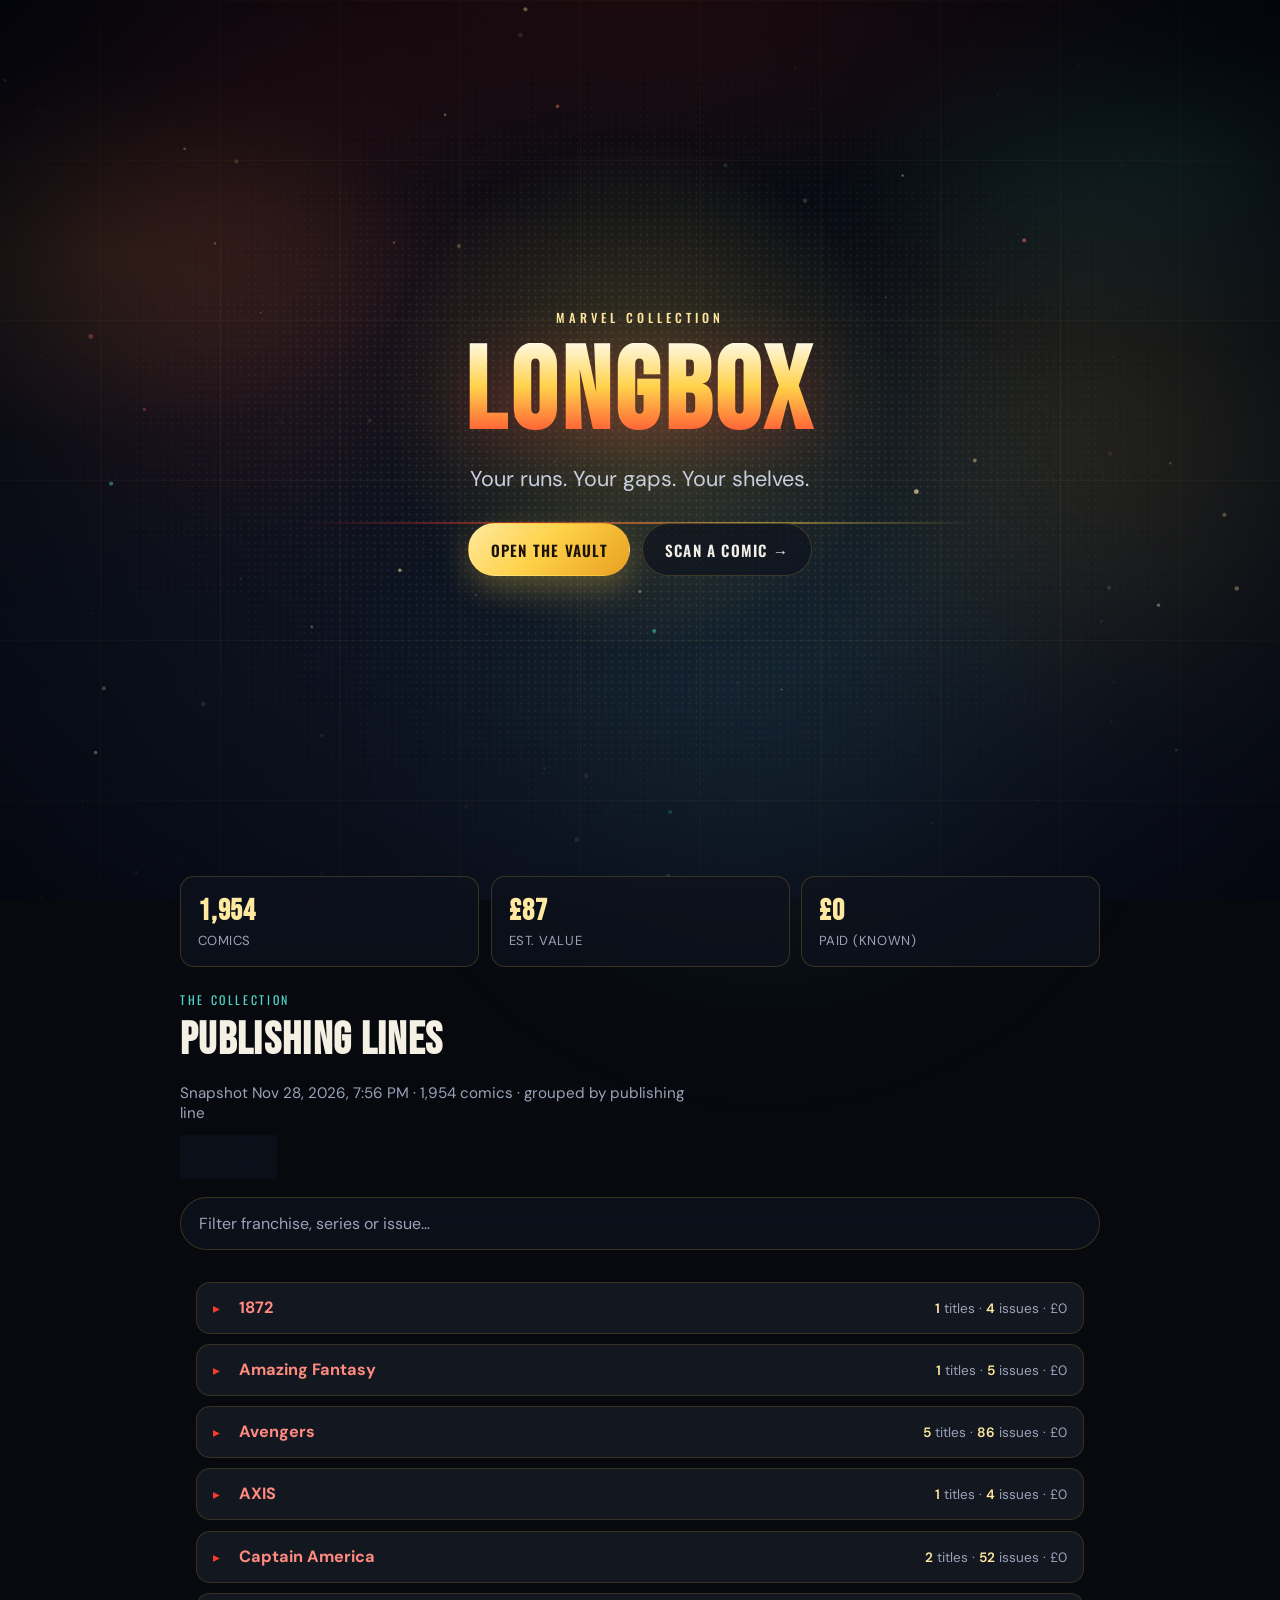
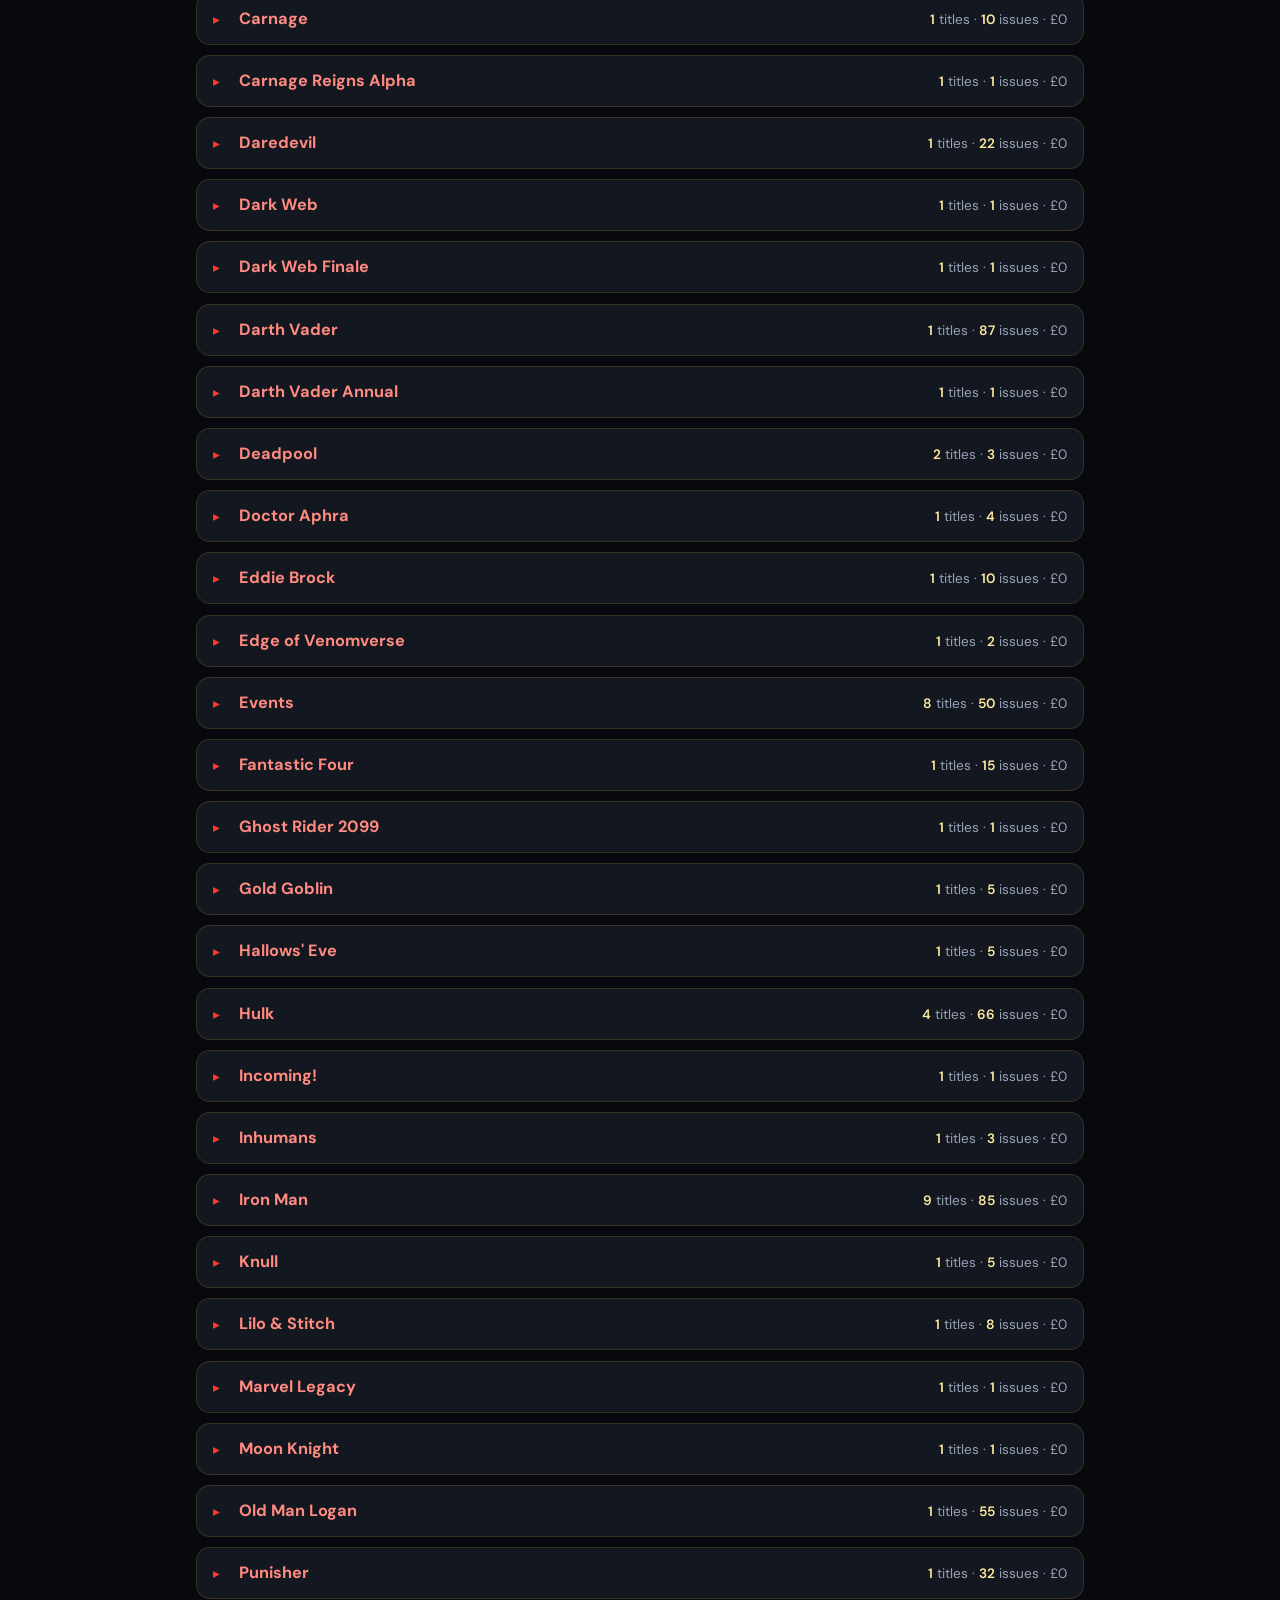
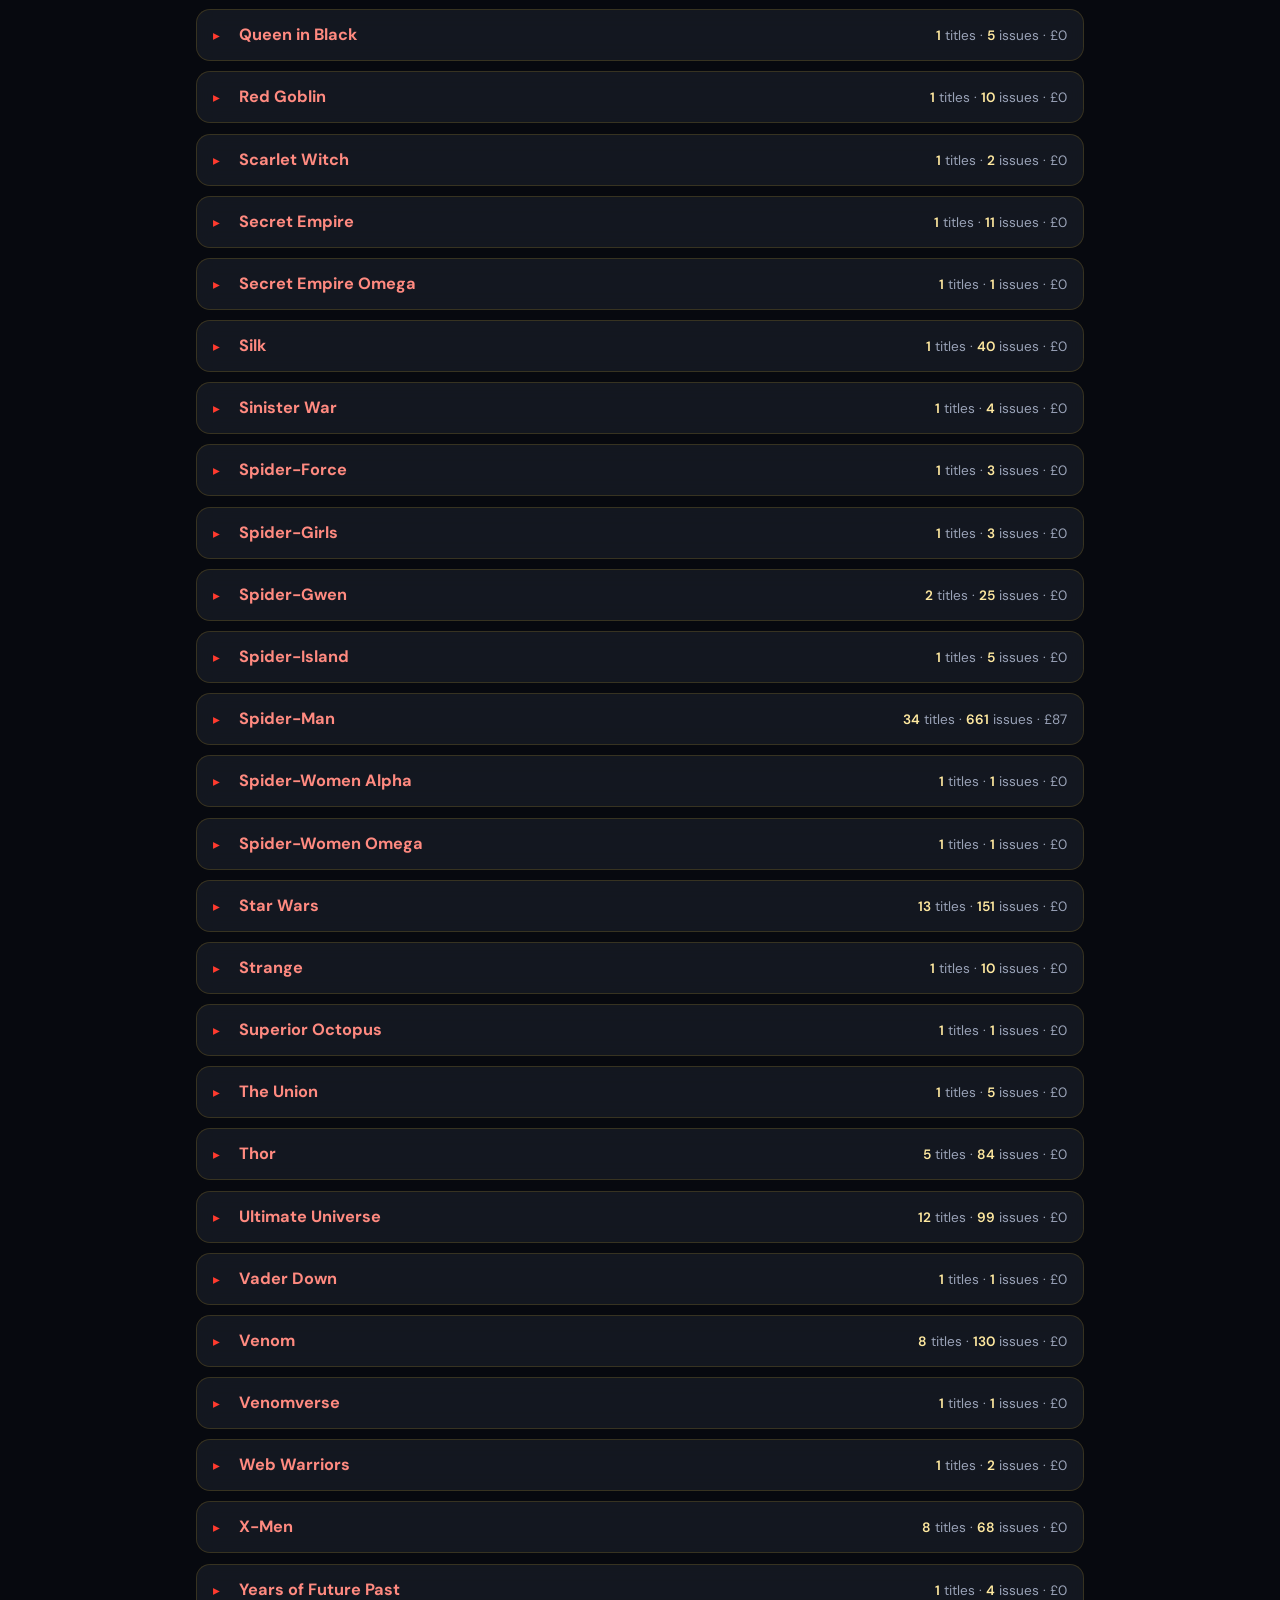
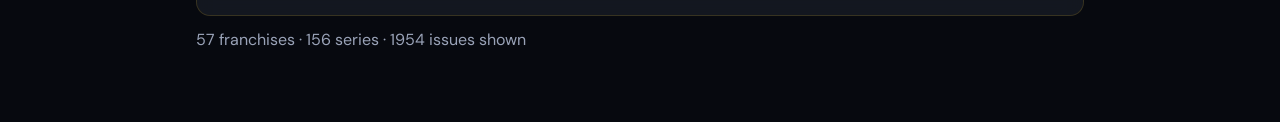
<file: index.html>
<!doctype html>
<html lang="en">
<head>
  <meta charset="UTF-8">
  <meta name="viewport" content="width=device-width, initial-scale=1, viewport-fit=cover">
  <meta http-equiv="Cache-Control" content="no-cache, no-store, must-revalidate">
  <meta http-equiv="Pragma" content="no-cache">
  <meta http-equiv="Expires" content="0">
  <meta name="theme-color" content="#07090f">
  <meta name="mobile-web-app-capable" content="yes">
  <meta name="apple-mobile-web-app-capable" content="yes">
  <meta name="apple-mobile-web-app-status-bar-style" content="black-translucent">
  <meta name="apple-mobile-web-app-title" content="Longbox">
  <title>Longbox</title>
  <link rel="manifest" href="manifest.webmanifest?v=2">
  <link rel="icon" href="icon.svg?v=2" type="image/svg+xml">
  <link rel="apple-touch-icon" href="icon.svg?v=2">
  <link rel="preconnect" href="https://fonts.googleapis.com">
  <link href="https://fonts.googleapis.com/css2?family=Bebas+Neue&family=DM+Sans:wght@400;600;700&family=Oswald:wght@500;600&display=swap" rel="stylesheet">
  <link rel="stylesheet" href="theme.css?v=2">
</head>
<body>
  <div class="sky" aria-hidden="true">
    <canvas id="energy"></canvas>
    <div class="bloom bloom-a"></div>
    <div class="bloom bloom-b"></div>
    <div class="bloom bloom-c"></div>
    <div class="halftone"></div>
    <div class="panel-grid"></div>
    <div class="vignette"></div>
  </div>

  <section class="hero">
    <div class="hero-glow" aria-hidden="true"></div>
    <div class="hero-slash" aria-hidden="true"></div>
    <div class="hero-inner">
      <p class="eyebrow">Marvel collection</p>
      <h1 class="brand">Longbox</h1>
      <p class="tagline">Your runs. Your gaps. Your shelves.</p>
      <div class="cta-row">
        <a class="cta cta-primary" href="#collection">Open the vault</a>
        <a class="cta cta-ghost" href="scan.html">Scan a comic →</a>
      </div>
    </div>
  </section>

  <div class="stats" id="stats"></div>

  <main class="section" id="collection">
    <p class="section-kicker">The collection</p>
    <h2 class="section-title">Publishing lines</h2>
    <p class="snap-tag" id="snapTag">Loading collection…</p>
    <p style="margin:0.85rem 0 1.1rem;">
      <a class="cta cta-ghost" href="buy.html" style="padding:0.65rem 1.05rem;font-size:0.85rem;">Wishlist</a>
    </p>
    <input id="q" class="search" type="search" placeholder="Filter franchise, series or issue…" />
    <div id="out" class="err">Loading collection.json…</div>
  </main>

  <script src="atmosphere.js?v=2"></script>
  <script src="pwa.js?v=2"></script>
  <script src="config.js"></script>
  <script>
    /* --- fuzzy series grouping --- */
    function normSeries(s) {
      return String(s || "").toLowerCase()
        .replace(/^the\s+/, "")
        .replace(/spider-man/g, "spiderman")
        .replace(/spider man/g, "spiderman")
        .replace(/&/g, " and ")
        .replace(/[^a-z0-9]+/g, " ")
        .replace(/\s+/g, " ")
        .trim();
    }

    function bigrams(s) {
      const t = s.replace(/\s+/g, "");
      const g = new Set();
      for (let i = 0; i < t.length - 1; i++) g.add(t.slice(i, i + 2));
      return g;
    }

    function dice(a, b) {
      const ga = bigrams(a), gb = bigrams(b);
      if (!ga.size || !gb.size) return 0;
      let inter = 0;
      for (const x of gb) if (ga.has(x)) inter++;
      return (2 * inter) / (ga.size + gb.size);
    }

    const FUZZY = 0.88;

    function clusterSeries(names) {
      const unique = [...new Set(names.filter(Boolean))];
      const norms = unique.map((n) => ({ name: n, norm: normSeries(n) }));
      const parent = norms.map((_, i) => i);
      const find = (i) => { while (parent[i] !== i) { parent[i] = parent[parent[i]]; i = parent[i]; } return i; };
      const unite = (a, b) => { parent[find(a)] = find(b); };

      for (let i = 0; i < norms.length; i++) {
        for (let j = i + 1; j < norms.length; j++) {
          if (norms[i].norm === norms[j].norm) { unite(i, j); continue; }
          if (dice(norms[i].norm, norms[j].norm) >= FUZZY) unite(i, j);
        }
      }

      const clusters = new Map();
      for (let i = 0; i < norms.length; i++) {
        const root = find(i);
        if (!clusters.has(root)) clusters.set(root, []);
        clusters.get(root).push(norms[i].name);
      }
      return [...clusters.values()];
    }

    function pickDisplayName(names) {
      const counts = new Map();
      for (const n of names) counts.set(n, (counts.get(n) || 0) + 1);
      return [...names].sort((a, b) => {
        const dc = (counts.get(b) || 0) - (counts.get(a) || 0);
        if (dc) return dc;
        const aThe = /^the\s/i.test(a), bThe = /^the\s/i.test(b);
        if (aThe !== bThe) return aThe ? 1 : -1;
        return a.localeCompare(b);
      })[0];
    }

    function issueNum(v) {
      const n = parseFloat(v);
      return Number.isFinite(n) ? n : 999999;
    }

    function yearNum(v) {
      const n = parseInt(v, 10);
      return Number.isFinite(n) ? n : null;
    }

    function volumeNum(v) {
      const n = parseFloat(v);
      return Number.isFinite(n) ? n : null;
    }

    /** Chronological within a series cluster: year → volume → issue # */
    function compareIssues(a, b) {
      const ya = yearNum(a.year), yb = yearNum(b.year);
      if (ya != null && yb != null && ya !== yb) return ya - yb;
      if ((ya == null) !== (yb == null)) return ya == null ? 1 : -1;
      const va = volumeNum(a.volume), vb = volumeNum(b.volume);
      if (va != null && vb != null && va !== vb) return va - vb;
      if ((va == null) !== (vb == null)) return va == null ? 1 : -1;
      return issueNum(a.issue_number) - issueNum(b.issue_number);
    }

    function detectPublishingLine(series) {
      const s = String(series || "").toLowerCase();

      if (/star wars/.test(s)) return "Star Wars";
      if (/^ultimate|^ultimates\b|^ultimate comics|ultimate universe|ultimate spider-man|ultimate wolverine|ultimate endgame|ultimate invasion|miles morales: the ultimate/.test(s)) {
        return "Ultimate Universe";
      }
      if (/spider-man|spider man|spider-verse|spider geddon|spider-geddon|spider force|spider gwen|spider-woman|scarlet spider|miles morales|friendly neighborhood|spectacular spider|amazing spider|non-stop spider|spidergeddon|edge of spider|symbiote spider|vault of spiders|spider-men|superior spider|spider-woman|king in black: spider-man|venom war: spider-man/.test(s)) {
        return "Spider-Man";
      }
      if (/^web of venom|venom war|^venom:|^all[- ]new venom|^venom$/.test(s) || (/\bvenom\b/.test(s) && !/amazing spider-man\/venom|spider-man\/venom/.test(s))) {
        return "Venom";
      }
      if (/iron man|ironheart|invincible iron|superior iron|infamous iron|international iron|tony stark/.test(s)) return "Iron Man";
      if (/avengers/.test(s)) return "Avengers";
      if (/captain america/.test(s)) return "Captain America";
      if (/fantastic four/.test(s)) return "Fantastic Four";
      if (/wolverine|x-men|x men|x-23|uncanny x/.test(s)) return "X-Men";
      if (/deadpool/.test(s)) return "Deadpool";
      if (/\bthor\b/.test(s)) return "Thor";
      if (/^the incredible hulk|^immortal hulk|\bhulk\b/.test(s)) return "Hulk";
      if (/daredevil/.test(s)) return "Daredevil";
      if (/guardians of the galaxy/.test(s)) return "Guardians of the Galaxy";
      if (/doctor strange|dr\. strange/.test(s)) return "Doctor Strange";
      if (/black panther/.test(s)) return "Black Panther";
      if (/absolute carnage|king in black|empyre|secret wars|civil war|war of the realms|dark ages|\binfinity\b/.test(s)) return "Events";

      const prefix = String(series || "").split(":")[0].trim();
      return prefix || series || "(unknown)";
    }

    function buildSeriesGroups(rows) {
      const bySeries = new Map();
      for (const r of rows) {
        const s = String(r.series || "").trim() || "(unknown)";
        if (!bySeries.has(s)) bySeries.set(s, []);
        bySeries.get(s).push(r);
      }
      return clusterSeries([...bySeries.keys()]).map((names) => {
        const issues = names.flatMap((n) => bySeries.get(n) || []);
        issues.sort(compareIssues);
        const display = pickDisplayName(names);
        const aliases = names.length > 1 ? names.filter((n) => n !== display) : [];
        const value = issues.reduce((sum, r) => sum + Number(r.estimated_value || 0), 0);
        const publishingLine = detectPublishingLine(display);
        return { display, names, aliases, issues, value, publishingLine };
      });
    }

    function buildLineGroups(seriesGroups) {
      const lines = new Map();
      for (const sg of seriesGroups) {
        const key = sg.publishingLine;
        if (!lines.has(key)) lines.set(key, { name: key, series: [], value: 0, issueCount: 0 });
        const line = lines.get(key);
        line.series.push(sg);
        line.value += sg.value;
        line.issueCount += sg.issues.length;
      }
      return [...lines.values()]
        .map((line) => {
          line.series.sort((a, b) => a.display.localeCompare(b.display));
          return line;
        })
        .sort((a, b) => a.name.localeCompare(b.name));
    }

    function esc(s) {
      return String(s ?? "").replace(/[&<>"']/g, (c) =>
        ({ "&": "&amp;", "<": "&lt;", ">": "&gt;", '"': "&quot;", "'": "&#39;" }[c]));
    }

    function issueMatches(r, qq) {
      return String(r.title || "").toLowerCase().includes(qq) ||
        String(r.series || "").toLowerCase().includes(qq) ||
        String(r.issue_number ?? "").includes(qq);
    }

    function filterLines(lines, qq) {
      if (!qq) return lines;
      return lines.map((line) => {
        if (line.name.toLowerCase().includes(qq)) return line;
        const series = line.series.map((sg) => {
          if (sg.display.toLowerCase().includes(qq) || sg.names.some((n) => n.toLowerCase().includes(qq))) return sg;
          const issues = sg.issues.filter((r) => issueMatches(r, qq));
          return issues.length ? { ...sg, issues } : null;
        }).filter(Boolean);
        return series.length ? { ...line, series, issueCount: series.reduce((s, g) => s + g.issues.length, 0), value: series.reduce((s, g) => s + g.value, 0) } : null;
      }).filter(Boolean);
    }

    function renderIssueTable(issues) {
      return `<table>
        <thead><tr><th>#</th><th>Vol</th><th>Year</th><th>Est.</th><th>Source</th></tr></thead>
        <tbody>${issues.map((r) => `<tr>
          <td>${esc(r.issue_number ?? "")}</td>
          <td>${esc(r.volume ?? "")}</td>
          <td>${esc(r.year ?? "")}</td>
          <td class="money">£${Number(r.estimated_value || 0).toFixed(2)}</td>
          <td>${esc(r.market_source || "")}</td>
        </tr>`).join("")}</tbody>
      </table>`;
    }

    async function fetchLiveOwned() {
      const CFG = window.PANELBOOK_CONFIG || {};
      if (!CFG.SUPABASE_URL || !CFG.SUPABASE_ANON_KEY) return null;
      const base = CFG.SUPABASE_URL.replace(/\/$/, "");
      const table = CFG.OWNED_TABLE || "owned_comics";
      const headers = {
        apikey: CFG.SUPABASE_ANON_KEY,
        Authorization: `Bearer ${CFG.SUPABASE_ANON_KEY}`,
      };
      const all = [];
      let start = 0;
      const page = 1000;
      while (true) {
        const res = await fetch(
          `${base}/rest/v1/${table}?select=series,issue_number,volume,year,title,source,upc,dedupe_key&order=series.asc,issue_number.asc`,
          { headers: { ...headers, Range: `${start}-${start + page - 1}` }, cache: "no-store" }
        );
        if (!res.ok) return null;
        const rows = await res.json();
        if (!rows.length) break;
        all.push(...rows);
        if (rows.length < page) break;
        start += page;
      }
      return all;
    }

    async function boot() {
      const out = document.getElementById("out");
      const stats = document.getElementById("stats");
      try {
        const res = await fetch(`collection.json?t=${Date.now()}`, { cache: "no-store" });
        if (!res.ok) throw new Error("No collection.json yet — run scripts/export_static.py");
        const data = await res.json();
        let liveOwned = null;
        try { liveOwned = await fetchLiveOwned(); } catch (_) { liveOwned = null; }

        // Prefer live Supabase ownership; keep static gaps / valuations as snapshot overlay.
        let rows = (data.collection || []).filter((r) => (r.kind || "comic") === "comic");
        let liveCount = null;
        if (liveOwned && liveOwned.length) {
          liveCount = liveOwned.length;
          const byKey = new Map();
          for (const r of rows) {
            const k = `${String(r.series || "").toLowerCase()}|${r.issue_number}|${r.volume || ""}`;
            byKey.set(k, r);
          }
          rows = liveOwned.map((o) => {
            const k = `${String(o.series || "").toLowerCase()}|${o.issue_number}|${o.volume || ""}`;
            const snap = byKey.get(k) || {};
            return {
              kind: "comic",
              series: o.series,
              issue_number: o.issue_number,
              volume: o.volume || "",
              year: o.year || snap.year || "",
              title: o.title || snap.title || "",
              source: o.source || snap.source || "scan",
              estimated_value: snap.estimated_value || 0,
              market_source: snap.market_source || "",
              character: snap.character || "",
              event: snap.event || "",
            };
          });
        }

        const when = data.exported_at
          ? new Date(data.exported_at).toLocaleString(undefined, { dateStyle: "medium", timeStyle: "short" })
          : "unknown";
        const issueTotal = liveCount != null ? liveCount : (data.totals?.issues || rows.length);
        document.getElementById("snapTag").textContent = liveCount != null
          ? `Live master · ${issueTotal.toLocaleString()} comics · prices snapshot ${when}`
          : `Snapshot ${when} · ${issueTotal.toLocaleString()} comics · grouped by publishing line`;
        const t = data.totals || {};
        stats.innerHTML = `
          <div class="stat"><b>${issueTotal.toLocaleString()}</b><span>comics${liveCount != null ? " (live)" : ""}</span></div>
          <div class="stat"><b>£${Number(t.estimated_value_gbp || 0).toLocaleString()}</b><span>est. value</span></div>
          <div class="stat"><b>£${Number(t.paid_known_gbp || 0).toLocaleString()}</b><span>paid (known)</span></div>
        `;
        const allLines = buildLineGroups(buildSeriesGroups(rows));

        const render = (q) => {
          const qq = (q || "").toLowerCase();
          const lines = filterLines(allLines, qq);

          if (!lines.length) {
            out.innerHTML = '<p class="empty">No comics match that search.</p>';
            return;
          }

          const seriesCount = lines.reduce((s, c) => s + c.series.length, 0);
          const issueCount = lines.reduce((s, c) => s + c.issueCount, 0);

          out.innerHTML = `<div class="groups">${lines.map((line, i) => {
            const seriesHtml = line.series.map((sg) => {
              const alias = sg.aliases.length
                ? `<span class="alias">Also: ${sg.aliases.map(esc).join(", ")}</span>`
                : "";
              return `<details class="group series">
                <summary>
                  <span class="group-name">${esc(sg.display)}${alias}</span>
                  <span class="group-meta"><b>${sg.issues.length}</b> · £${sg.value.toFixed(0)}</span>
                </summary>
                <div class="group-body">${renderIssueTable(sg.issues)}</div>
              </details>`;
            }).join("");
            return `<details class="group line" style="animation-delay:${Math.min(i, 12) * 28}ms">
              <summary>
                <span class="group-name">${esc(line.name)}</span>
                <span class="group-meta"><b>${line.series.length}</b> titles · <b>${line.issueCount}</b> issues · £${line.value.toFixed(0)}</span>
              </summary>
              <div class="group-body">${seriesHtml}</div>
            </details>`;
          }).join("")}</div>
          <p class="tag">${lines.length} franchises · ${seriesCount} series · ${issueCount} issues shown</p>`;
        };

        document.getElementById("q").addEventListener("input", (e) => render(e.target.value));
        render("");
      } catch (e) {
        out.textContent = e.message || String(e);
      }
    }
    boot();
  </script>
</body>
</html>
</file>
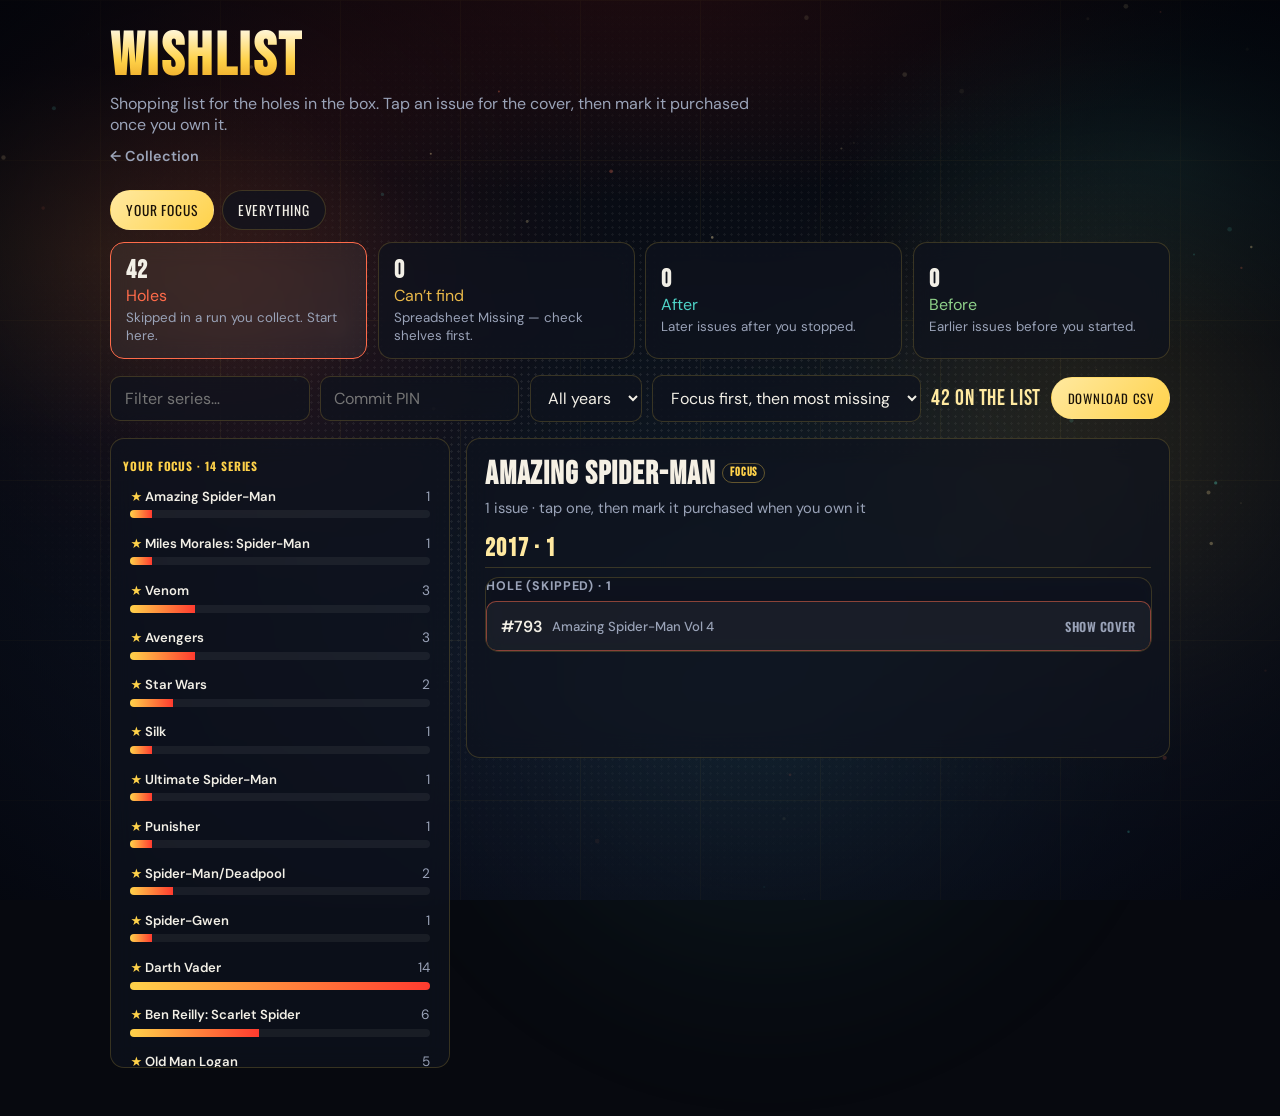
<file: buy.html>
<!doctype html>
<html lang="en">
<head>
  <meta charset="UTF-8">
  <meta name="viewport" content="width=device-width, initial-scale=1">
  <meta name="theme-color" content="#07090f">
  <meta name="mobile-web-app-capable" content="yes">
  <meta name="apple-mobile-web-app-capable" content="yes">
  <meta name="apple-mobile-web-app-status-bar-style" content="black-translucent">
  <meta name="apple-mobile-web-app-title" content="Longbox">
  <title>Wishlist · Longbox</title>
  <link rel="manifest" href="manifest.webmanifest?v=2">
  <link rel="icon" href="icon.svg?v=2" type="image/svg+xml">
  <link rel="apple-touch-icon" href="icon.svg?v=2">
  <link rel="preconnect" href="https://fonts.googleapis.com">
  <link href="https://fonts.googleapis.com/css2?family=Bebas+Neue&family=DM+Sans:wght@400;600;700&family=Oswald:wght@500;600&display=swap" rel="stylesheet">
  <link rel="stylesheet" href="theme.css?v=2">
  <style>
    :root {
      --accent: #ffd24a;
      --hole: #ff6b4a;
      --marked: #e8b84a;
      --after: #4fd4c8;
      --before: #8fd18a;
      --focus: #ffd24a;
      --panel: rgba(14, 18, 30, 0.72);
    }
    .page-top {
      max-width: 1100px; margin: 0 auto;
      padding: 1.75rem 1.25rem 0.5rem;
      animation: rise 0.8s var(--ease) both;
    }
    .page-top .brand-compact { font-size: clamp(2.4rem, 7vw, 3.8rem); }
    .page-top .tag { color: var(--muted); margin: 0.45rem 0 0; max-width: 40rem; }
    .page-top .back { display: inline-block; margin-top: 0.75rem; color: var(--muted); text-decoration: none; font-weight: 600; font-size: 0.9rem; }
    .page-top .back:hover { color: var(--power-soft); }
    .wrap { max-width: 1100px; margin: 0 auto; padding: 0 1.25rem 3rem; }

    .mode {
      display: flex; gap: 0.5rem; flex-wrap: wrap; margin: 1rem 0 0.75rem;
    }
    .mode button {
      border: 1px solid var(--line);
      background: var(--panel);
      color: var(--ink);
      padding: 0.55rem 0.95rem;
      border-radius: 999px;
      font-family: var(--font-display);
      font-size: 0.85rem;
      letter-spacing: 0.06em;
      text-transform: uppercase;
      cursor: pointer;
      backdrop-filter: blur(10px);
    }
    .mode button.on {
      background: linear-gradient(135deg, var(--power-soft), var(--power));
      color: #1a1208; border-color: transparent;
    }

    .explain {
      display: grid;
      grid-template-columns: repeat(auto-fit, minmax(160px, 1fr));
      gap: 0.65rem; margin: 0.75rem 0 1rem;
    }
    .explain button {
      text-align: left; border: 1px solid var(--line); background: var(--panel);
      padding: 0.85rem 0.95rem; font: inherit; cursor: pointer; color: inherit;
      border-radius: var(--radius); backdrop-filter: blur(10px);
      transition: transform 0.15s ease, border-color 0.15s ease;
    }
    .explain button:hover { transform: translateY(-2px); border-color: rgba(255,210,74,0.4); }
    .explain button.on { border-color: currentColor; background: rgba(255,255,255,0.06); }
    .explain button[data-kind="hole"] { color: var(--hole); }
    .explain button[data-kind="marked"] { color: var(--marked); }
    .explain button[data-kind="after"] { color: var(--after); }
    .explain button[data-kind="before"] { color: var(--before); }
    .explain b {
      display: block; font-family: var(--font-brand);
      font-size: 1.55rem; letter-spacing: 0.03em; color: var(--ink);
    }
    .explain small { display: block; color: var(--muted); margin-top: 0.2rem; line-height: 1.3; }

    .toolbar {
      display: flex; flex-wrap: wrap; gap: 0.65rem; align-items: center; margin-bottom: 1rem;
    }
    .toolbar input, .toolbar select {
      padding: 0.7rem 0.85rem; border: 1px solid var(--line);
      border-radius: 10px;
      background: var(--panel); color: var(--ink); font: inherit;
      backdrop-filter: blur(10px);
    }
    .toolbar input { flex: 1; min-width: 180px; }
    .toolbar .count {
      font-family: var(--font-brand); font-size: 1.35rem;
      letter-spacing: 0.03em; margin-left: auto; color: var(--power-soft);
    }
    .toolbar button.dl {
      border: 1px solid var(--line);
      background: linear-gradient(135deg, var(--power-soft), var(--power));
      color: #1a1208; border-radius: 999px;
      padding: 0.65rem 0.95rem;
      font-family: var(--font-display);
      font-size: 0.8rem; letter-spacing: 0.06em; text-transform: uppercase;
      cursor: pointer;
    }
    .toolbar button.dl#clear {
      background: var(--panel); color: var(--ink);
    }

    .layout {
      display: grid; grid-template-columns: minmax(240px, 340px) 1fr;
      gap: 1rem; align-items: start;
    }
    @media (max-width: 800px) { .layout { grid-template-columns: 1fr; } }

    .bars {
      background: var(--panel); border: 1px solid var(--line);
      border-radius: var(--radius); backdrop-filter: blur(12px);
      padding: 0.75rem; max-height: 70vh; overflow: auto;
    }
    .section-label {
      font-size: 0.72rem; text-transform: uppercase; letter-spacing: 0.08em;
      color: var(--focus); font-weight: 700; margin: 0.4rem 0 0.5rem;
      font-family: var(--font-display);
    }
    .section-label.other { color: var(--muted); margin-top: 1rem; }
    .bar-row {
      display: grid; grid-template-columns: 1fr auto; gap: 0.35rem;
      align-items: center; margin-bottom: 0.35rem; cursor: pointer;
      padding: 0.28rem 0.4rem; border: 1px solid transparent; border-radius: 8px;
    }
    .bar-row:hover, .bar-row.active {
      background: rgba(255,255,255,0.05); border-color: var(--line);
    }
    .bar-row.focus-row .bar-label::before {
      content: "★ "; color: var(--focus);
    }
    .bar-label {
      font-size: 0.82rem; font-weight: 600;
      white-space: nowrap; overflow: hidden; text-overflow: ellipsis;
    }
    .bar-track {
      grid-column: 1 / -1; height: 8px; background: rgba(255,255,255,0.06);
      border-radius: 4px; overflow: hidden;
    }
    .bar-fill { height: 100%; background: var(--impact); transition: width 0.25s ease; }
    .bar-fill.focus-fill { background: linear-gradient(90deg, var(--power), var(--impact)); }
    .bar-n { font-variant-numeric: tabular-nums; font-size: 0.85rem; color: var(--muted); }

    .detail {
      background: var(--panel); border: 1px solid var(--line);
      border-radius: var(--radius); backdrop-filter: blur(12px);
      padding: 1rem 1.1rem 1.25rem; min-height: 320px;
    }
    .detail h2 {
      font-family: var(--font-brand); font-size: 2rem;
      letter-spacing: 0.03em; margin: 0 0 0.25rem; color: #f5f0e4;
    }
    .badge {
      display: inline-block; font-size: 0.72rem; text-transform: uppercase;
      letter-spacing: 0.06em; color: var(--focus); border: 1px solid rgba(255,210,74,0.35);
      padding: 0.15rem 0.45rem; margin-left: 0.4rem; vertical-align: middle;
      border-radius: 999px;
    }
    .detail .hint { color: var(--muted); margin: 0 0 1rem; font-size: 0.92rem; }
    .group { margin-bottom: 1.1rem; }
    .group h3 {
      margin: 0 0 0.45rem; font-size: 0.78rem; text-transform: uppercase;
      letter-spacing: 0.07em; color: var(--muted);
    }
    .year-block { margin-bottom: 1.25rem; }
    .year-head {
      font-family: var(--font-brand); font-size: 1.55rem;
      letter-spacing: 0.04em; margin: 0 0 0.55rem; color: var(--power-soft);
      border-bottom: 1px solid var(--line); padding-bottom: 0.25rem;
    }
    .chips { display: flex; flex-wrap: wrap; gap: 0.35rem; }
    .chip {
      border: 1px solid var(--line); background: rgba(255,255,255,0.05);
      border-radius: 8px;
      padding: 0.28rem 0.55rem; font-size: 0.88rem; font-variant-numeric: tabular-nums;
      color: var(--ink);
    }
    .chip.hole { border-color: rgba(255,107,74,0.5); }
    .chip.marked { border-color: rgba(232,184,74,0.5); }
    .chip.after { border-color: rgba(79,212,200,0.5); }
    .chip.before { border-color: rgba(143,209,138,0.5); }
    .chip .yrs { color: var(--muted); font-size: 0.75rem; margin-left: 0.25rem; }
    .empty { color: var(--muted); padding: 2rem 0; }

    .issue-list { display: flex; flex-direction: column; gap: 0.4rem; }
    .issue-drop {
      border: 1px solid var(--line);
      background: rgba(255,255,255,0.05);
      border-radius: 10px;
      color: var(--ink);
    }
    .issue-drop.hole { border-color: rgba(255,107,74,0.5); }
    .issue-drop.marked { border-color: rgba(232,184,74,0.5); }
    .issue-drop.after { border-color: rgba(79,212,200,0.5); }
    .issue-drop.before { border-color: rgba(143,209,138,0.5); }
    .issue-drop > summary {
      list-style: none;
      cursor: pointer;
      padding: 0.75rem 0.9rem;
      display: flex;
      align-items: center;
      gap: 0.55rem;
      font-size: 1rem;
      font-weight: 600;
      min-height: 48px;
    }
    .issue-drop > summary::-webkit-details-marker { display: none; }
    .issue-drop > summary::after {
      content: "Show cover";
      margin-left: auto;
      color: var(--muted);
      font-size: 0.78rem;
      font-weight: 600;
      letter-spacing: 0.04em;
      text-transform: uppercase;
      font-family: var(--font-display);
      white-space: nowrap;
    }
    .issue-drop[open] > summary::after { content: "Hide cover"; }
    .issue-num { font-variant-numeric: tabular-nums; }
    .issue-vol { color: var(--muted); font-size: 0.82rem; font-weight: 500; }
    .cover-panel { padding: 0 0.9rem 1rem; }
    .cover-card {
      display: grid;
      grid-template-columns: minmax(140px, 180px) 1fr;
      gap: 0.85rem;
      align-items: start;
    }
    @media (max-width: 560px) {
      .cover-card { grid-template-columns: 1fr; justify-items: start; }
    }
    .cover-frame {
      width: min(180px, 58vw);
      aspect-ratio: 2 / 3;
      background: #0a0d16;
      border: 1px solid var(--line);
      border-radius: 8px;
      overflow: hidden;
    }
    .cover-frame img {
      width: 100%; height: 100%; object-fit: cover; display: block;
    }
    .cover-frame.miss {
      display: flex; align-items: center; justify-content: center;
      text-align: center; padding: 0.6rem; color: var(--muted); font-size: 0.82rem;
    }
    .cover-title { margin: 0 0 0.35rem; font-weight: 700; font-size: 1.05rem; line-height: 1.3; }
    .cover-meta { margin: 0 0 0.75rem; color: var(--muted); font-size: 0.88rem; }
    .cover-links { display: flex; flex-wrap: wrap; gap: 0.55rem; }
    .cover-links a {
      display: inline-flex; align-items: center;
      padding: 0.45rem 0.7rem;
      border-radius: 999px;
      border: 1px solid var(--line);
      background: rgba(255,255,255,0.06);
      color: var(--power-soft);
      text-decoration: none;
      font-size: 0.82rem;
      font-weight: 700;
    }
    .cover-wait { color: var(--muted); margin: 0; }
    .buy-actions {
      padding: 0 0.9rem 0.9rem;
      display: flex;
      flex-direction: column;
      gap: 0.45rem;
    }
    .mark-bought {
      align-self: flex-start;
      min-height: 44px;
      border: 0;
      border-radius: 999px;
      padding: 0.7rem 1.05rem;
      background: linear-gradient(135deg, var(--power-soft), var(--power));
      color: #1a1208;
      font-family: var(--font-display);
      font-size: 0.85rem;
      letter-spacing: 0.06em;
      text-transform: uppercase;
      cursor: pointer;
    }
    .mark-bought:disabled { opacity: 0.6; cursor: default; }
    .buy-status { margin: 0; color: var(--muted); font-size: 0.85rem; min-height: 1.1em; }
    .run-picks { display: flex; flex-wrap: wrap; gap: 0.4rem; }
    .run-picks .mark-bought {
      text-transform: none;
      letter-spacing: 0;
      font-family: inherit;
      background: var(--panel);
      color: var(--ink);
      border: 1px solid var(--line);
    }
  </style>
</head>
<body>
  <div class="sky" aria-hidden="true">
    <canvas id="energy"></canvas>
    <div class="bloom bloom-a"></div>
    <div class="bloom bloom-b"></div>
    <div class="bloom bloom-c"></div>
    <div class="halftone"></div>
    <div class="panel-grid"></div>
    <div class="vignette"></div>
  </div>

  <header class="page-top">
    <h1 class="brand-compact">Wishlist</h1>
    <p class="tag">Shopping list for the holes in the box. Tap an issue for the cover, then mark it purchased once you own it.</p>
    <a class="back" href="index.html">← Collection</a>
  </header>

  <div class="wrap">
    <div class="mode" id="mode">
      <button type="button" data-mode="focus" class="on">Your focus</button>
      <button type="button" data-mode="all">Everything</button>
    </div>

    <div class="explain" id="kinds">
      <button type="button" data-kind="hole" class="on">
        <b id="n-hole">—</b> Holes
        <small>Skipped in a run you collect. Start here.</small>
      </button>
      <button type="button" data-kind="marked">
        <b id="n-marked">—</b> Can’t find
        <small>Spreadsheet Missing — check shelves first.</small>
      </button>
      <button type="button" data-kind="after">
        <b id="n-after">—</b> After
        <small>Later issues after you stopped.</small>
      </button>
      <button type="button" data-kind="before">
        <b id="n-before">—</b> Before
        <small>Earlier issues before you started.</small>
      </button>
    </div>

    <div class="toolbar">
      <input id="q" type="search" placeholder="Filter series…" autocomplete="off">
      <input id="commitPin" type="password" autocomplete="current-password" placeholder="Commit PIN">
      <select id="yearFilter">
        <option value="">All years</option>
      </select>
      <select id="sort">
        <option value="focus">Focus first, then most missing</option>
        <option value="count">Most missing first</option>
        <option value="name">A–Z</option>
      </select>
      <button type="button" class="dl" id="clear" hidden>Clear series</button>
      <span class="count"><span id="showing">0</span> on the list</span>
      <button type="button" class="dl" id="download">Download CSV</button>
    </div>

    <div class="layout">
      <aside class="bars" id="bars"></aside>
      <section class="detail" id="detail">
        <p class="empty">Pick a series on the left.</p>
      </section>
    </div>
  </div>

  <script src="config.js?v=2"></script>
  <script>
    const KIND_LABEL = {
      hole: "Hole (skipped)",
      marked: "Can't find",
      after: "After (finish later)",
      before: "Before (started late)",
    };

    const CFG = window.PANELBOOK_CONFIG || {};
    const PIN_KEY = "panelbook_commit_pin";
    const BOUGHT_KEY = "longbox_wishlist_bought_v1";
    const CATALOG = [{"series": "All-New Wolverine", "volume": "All-New Wolverine Vol 1", "vol": "1", "issue": "15", "year": "2016", "kind": "hole"}, {"series": "Amazing Spider-Man", "volume": "Amazing Spider-Man Vol 4", "vol": "4", "issue": "793", "year": "2017", "kind": "hole"}, {"series": "Avengers", "volume": "Avengers Vol 8", "vol": "8", "issue": "4", "year": "2018", "kind": "hole"}, {"series": "Avengers", "volume": "Avengers Vol 8", "vol": "8", "issue": "39", "year": "2018", "kind": "hole"}, {"series": "Avengers", "volume": "Avengers Vol 8", "vol": "8", "issue": "40", "year": "2018", "kind": "hole"}, {"series": "Ben Reilly: Scarlet Spider", "volume": "Ben Reilly: Scarlet Spider Vol 1", "vol": "1", "issue": "19", "year": "2018", "kind": "hole"}, {"series": "Ben Reilly: Scarlet Spider", "volume": "Ben Reilly: Scarlet Spider Vol 1", "vol": "1", "issue": "21", "year": "2018", "kind": "hole"}, {"series": "Ben Reilly: Scarlet Spider", "volume": "Ben Reilly: Scarlet Spider Vol 1", "vol": "1", "issue": "22", "year": "2018", "kind": "hole"}, {"series": "Ben Reilly: Scarlet Spider", "volume": "Ben Reilly: Scarlet Spider Vol 1", "vol": "1", "issue": "23", "year": "2018", "kind": "hole"}, {"series": "Ben Reilly: Scarlet Spider", "volume": "Ben Reilly: Scarlet Spider Vol 1", "vol": "1", "issue": "24", "year": "2018", "kind": "hole"}, {"series": "Ben Reilly: Scarlet Spider", "volume": "Ben Reilly: Scarlet Spider Vol 1", "vol": "1", "issue": "25", "year": "2018", "kind": "hole"}, {"series": "Darth Vader", "volume": "Darth Vader Vol 1", "vol": "1", "issue": "23", "year": "2015", "kind": "hole"}, {"series": "Darth Vader", "volume": "Darth Vader Vol 2", "vol": "2", "issue": "18", "year": "2017", "kind": "hole"}, {"series": "Darth Vader", "volume": "Darth Vader Vol 2", "vol": "2", "issue": "19", "year": "2017", "kind": "hole"}, {"series": "Darth Vader", "volume": "Darth Vader Vol 2", "vol": "2", "issue": "20", "year": "2017", "kind": "hole"}, {"series": "Darth Vader", "volume": "Darth Vader Vol 2", "vol": "2", "issue": "21", "year": "2017", "kind": "hole"}, {"series": "Darth Vader", "volume": "Darth Vader Vol 2", "vol": "2", "issue": "22", "year": "2017", "kind": "hole"}, {"series": "Darth Vader", "volume": "Darth Vader Vol 2", "vol": "2", "issue": "23", "year": "2017", "kind": "hole"}, {"series": "Darth Vader", "volume": "Darth Vader Vol 2", "vol": "2", "issue": "24", "year": "2017", "kind": "hole"}, {"series": "Darth Vader", "volume": "Darth Vader Vol 2", "vol": "2", "issue": "25", "year": "2017", "kind": "hole"}, {"series": "Darth Vader", "volume": "Darth Vader Vol 3", "vol": "3", "issue": "1", "year": "2020", "kind": "hole"}, {"series": "Darth Vader", "volume": "Darth Vader Vol 3", "vol": "3", "issue": "2", "year": "2020", "kind": "hole"}, {"series": "Darth Vader", "volume": "Darth Vader Vol 3", "vol": "3", "issue": "3", "year": "2020", "kind": "hole"}, {"series": "Darth Vader", "volume": "Darth Vader Vol 3", "vol": "3", "issue": "4", "year": "2020", "kind": "hole"}, {"series": "Darth Vader", "volume": "Darth Vader Vol 3", "vol": "3", "issue": "5", "year": "2020", "kind": "hole"}, {"series": "Inhumans: Attilan Rising", "volume": "Inhumans: Attilan Rising Vol 1", "vol": "1", "issue": "1", "year": "2015", "kind": "hole"}, {"series": "Inhumans: Attilan Rising", "volume": "Inhumans: Attilan Rising Vol 1", "vol": "1", "issue": "5", "year": "2015", "kind": "hole"}, {"series": "Ironheart", "volume": "Ironheart Vol 1", "vol": "1", "issue": "3", "year": "2019", "kind": "hole"}, {"series": "Ironheart", "volume": "Ironheart Vol 1", "vol": "1", "issue": "4", "year": "2019", "kind": "hole"}, {"series": "Ironheart", "volume": "Ironheart Vol 1", "vol": "1", "issue": "5", "year": "2019", "kind": "hole"}, {"series": "Ironheart", "volume": "Ironheart Vol 1", "vol": "1", "issue": "6", "year": "2019", "kind": "hole"}, {"series": "Ironheart", "volume": "Ironheart Vol 1", "vol": "1", "issue": "7", "year": "2019", "kind": "hole"}, {"series": "Ironheart", "volume": "Ironheart Vol 1", "vol": "1", "issue": "8", "year": "2019", "kind": "hole"}, {"series": "Ironheart", "volume": "Ironheart Vol 1", "vol": "1", "issue": "9", "year": "2019", "kind": "hole"}, {"series": "Ironheart", "volume": "Ironheart Vol 1", "vol": "1", "issue": "10", "year": "2019", "kind": "hole"}, {"series": "Ironheart", "volume": "Ironheart Vol 1", "vol": "1", "issue": "11", "year": "2018", "kind": "hole"}, {"series": "Ironheart", "volume": "Ironheart Vol 1", "vol": "1", "issue": "12", "year": "2018", "kind": "hole"}, {"series": "Laura Kinney: Wolverine", "volume": "Laura Kinney: Wolverine Vol 1", "vol": "1", "issue": "7", "year": "2025", "kind": "hole"}, {"series": "Miles Morales: Spider-Man", "volume": "Miles Morales: Spider-Man Vol 2", "vol": "2", "issue": "42", "year": "2026", "kind": "hole"}, {"series": "Old Man Logan", "volume": "Old Man Logan Vol 2", "vol": "2", "issue": "43", "year": "2018", "kind": "hole"}, {"series": "Old Man Logan", "volume": "Old Man Logan Vol 2", "vol": "2", "issue": "47", "year": "2018", "kind": "hole"}, {"series": "Old Man Logan", "volume": "Old Man Logan Vol 2", "vol": "2", "issue": "48", "year": "2018", "kind": "hole"}, {"series": "Old Man Logan", "volume": "Old Man Logan Vol 2", "vol": "2", "issue": "49", "year": "2018", "kind": "hole"}, {"series": "Old Man Logan", "volume": "Old Man Logan Vol 2", "vol": "2", "issue": "50", "year": "2018", "kind": "hole"}, {"series": "Peter Parker: The Spectacular Spider-Man", "volume": "Peter Parker: The Spectacular Spider-Man Vol 1", "vol": "1", "issue": "310", "year": "2018", "kind": "hole"}, {"series": "Punisher", "volume": "Punisher Vol 11", "vol": "11", "issue": "226", "year": "2018", "kind": "hole"}, {"series": "Savage Avengers", "volume": "Savage Avengers Vol 1", "vol": "1", "issue": "2", "year": "2019", "kind": "hole"}, {"series": "Silk", "volume": "Silk Vol 5", "vol": "5", "issue": "4", "year": "2023", "kind": "hole"}, {"series": "Spider-Gwen", "volume": "Spider-Gwen Vol 2", "vol": "2", "issue": "2", "year": "2015", "kind": "hole"}, {"series": "Spider-Man/Deadpool", "volume": "Spider-Man/Deadpool Vol 1", "vol": "1", "issue": "22", "year": "2017", "kind": "hole"}, {"series": "Spider-Man/Deadpool", "volume": "Spider-Man/Deadpool Vol 1", "vol": "1", "issue": "24", "year": "2017", "kind": "hole"}, {"series": "Star Wars", "volume": "Star Wars Vol 3", "vol": "3", "issue": "10", "year": "2021", "kind": "hole"}, {"series": "Star Wars", "volume": "Star Wars Vol 3", "vol": "3", "issue": "11", "year": "2021", "kind": "hole"}, {"series": "Star Wars: Kanan", "volume": "Star Wars: Kanan Vol 1", "vol": "1", "issue": "6", "year": "2015", "kind": "hole"}, {"series": "Star Wars: Kanan", "volume": "Star Wars: Kanan Vol 1", "vol": "1", "issue": "7", "year": "2015", "kind": "hole"}, {"series": "Star Wars: Kanan", "volume": "Star Wars: Kanan Vol 1", "vol": "1", "issue": "8", "year": "2015", "kind": "hole"}, {"series": "Steve Rogers: Captain America", "volume": "Steve Rogers: Captain America Vol 1", "vol": "1", "issue": "8", "year": "2016", "kind": "hole"}, {"series": "Steve Rogers: Captain America", "volume": "Steve Rogers: Captain America Vol 1", "vol": "1", "issue": "9", "year": "2016", "kind": "hole"}, {"series": "The Mighty Thor", "volume": "The Mighty Thor Vol 2", "vol": "2", "issue": "10", "year": "2015", "kind": "hole"}, {"series": "The Spectacular Spider-Men", "volume": "The Spectacular Spider-Men Vol 1", "vol": "1", "issue": "9", "year": "2024", "kind": "hole"}, {"series": "The Spectacular Spider-Men", "volume": "The Spectacular Spider-Men Vol 1", "vol": "1", "issue": "10", "year": "2024", "kind": "hole"}, {"series": "The Spectacular Spider-Men", "volume": "The Spectacular Spider-Men Vol 1", "vol": "1", "issue": "11", "year": "2024", "kind": "hole"}, {"series": "The Spectacular Spider-Men", "volume": "The Spectacular Spider-Men Vol 1", "vol": "1", "issue": "13", "year": "2024", "kind": "hole"}, {"series": "The Spectacular Spider-Men", "volume": "The Spectacular Spider-Men Vol 1", "vol": "1", "issue": "14", "year": "2024", "kind": "hole"}, {"series": "The Spectacular Spider-Men", "volume": "The Spectacular Spider-Men Vol 1", "vol": "1", "issue": "15", "year": "2024", "kind": "hole"}, {"series": "Tony Stark: Iron Man", "volume": "Tony Stark: Iron Man Vol 1", "vol": "1", "issue": "2", "year": "2018", "kind": "hole"}, {"series": "Ultimate Spider-Man", "volume": "Ultimate Spider-Man Vol 3", "vol": "3", "issue": "24", "year": "2026", "kind": "hole"}, {"series": "Venom", "volume": "Venom Vol 3", "vol": "3", "issue": "2", "year": "2016", "kind": "hole"}, {"series": "Venom", "volume": "Venom Vol 3", "vol": "3", "issue": "3", "year": "2017", "kind": "hole"}, {"series": "Venom", "volume": "Venom Vol 6", "vol": "6", "issue": "257", "year": "2025", "kind": "hole"}, {"series": "Venom War: Spider-Man", "volume": "Venom War: Spider-Man Vol 1", "vol": "1", "issue": "1", "year": "2024", "kind": "hole"}, {"series": "War of the Realms", "volume": "War of the Realms Vol 1", "vol": "1", "issue": "6", "year": "2019", "kind": "hole"}, {"series": "Web Warriors", "volume": "Web Warriors Vol 1", "vol": "1", "issue": "2", "year": "2015", "kind": "hole"}, {"series": "Web Warriors", "volume": "Web Warriors Vol 1", "vol": "1", "issue": "4", "year": "2015", "kind": "hole"}, {"series": "Web Warriors", "volume": "Web Warriors Vol 1", "vol": "1", "issue": "5", "year": "2015", "kind": "hole"}, {"series": "Web Warriors", "volume": "Web Warriors Vol 1", "vol": "1", "issue": "6", "year": "2015", "kind": "hole"}, {"series": "Web Warriors", "volume": "Web Warriors Vol 1", "vol": "1", "issue": "7", "year": "2015", "kind": "hole"}, {"series": "Web Warriors", "volume": "Web Warriors Vol 1", "vol": "1", "issue": "8", "year": "2015", "kind": "hole"}, {"series": "Web Warriors", "volume": "Web Warriors Vol 1", "vol": "1", "issue": "9", "year": "2015", "kind": "hole"}, {"series": "Web Warriors", "volume": "Web Warriors Vol 1", "vol": "1", "issue": "10", "year": "2015", "kind": "hole"}, {"series": "Web Warriors", "volume": "Web Warriors Vol 1", "vol": "1", "issue": "11", "year": "2015", "kind": "hole"}, {"series": "Years of Future Past", "volume": "Years of Future Past Vol 1", "vol": "1", "issue": "5", "year": "2015", "kind": "hole"}];
    let ALL = CATALOG.slice();
    const FOCUS = new Set(["Amazing Spider-Man", "Miles Morales: Spider-Man", "Venom", "Star Wars", "Avengers", "Immortal Hulk", "Superior Spider-Man", "Silk", "Thor", "Ultimate Spider-Man", "Red Goblin", "Spider-Man", "Captain America", "Punisher", "Ultimates", "Daredevil", "Miles Morales: Ultimate Spider-Man", "Spider-Man 2099", "Spider-Man/Deadpool", "Spider-Gwen", "Friendly Neighborhood Spider-Man", "Darth Vader", "Old Man Logan", "Ben Reilly: Scarlet Spider", "Peter Parker: The Spectacular Spider-Man", "Fantastic Four", "Eddie Brock: Carnage"]);
    const FOCUS_SCORE = {"Amazing Spider-Man": 190.0, "Miles Morales: Spider-Man": 190.0, "Venom": 125.0, "Star Wars": 110.0, "Avengers": 110.0, "Immortal Hulk": 110.0, "Superior Spider-Man": 97.0, "Silk": 97.0, "Thor": 95.0, "Ultimate Spider-Man": 90.0, "Red Goblin": 87.0, "Spider-Man": 77.0, "Captain America": 75.0, "Punisher": 75.0, "Ultimates": 75.0, "Daredevil": 75.0, "Miles Morales: Ultimate Spider-Man": 75.0, "Spider-Man 2099": 65.0, "Spider-Man/Deadpool": 65.0, "Spider-Gwen": 65.0, "Friendly Neighborhood Spider-Man": 62.0, "Darth Vader": 50.0, "Old Man Logan": 50.0, "Ben Reilly: Scarlet Spider": 50.0, "Peter Parker: The Spectacular Spider-Man": 50.0, "Fantastic Four": 47.0, "Eddie Brock: Carnage": 47.0};

    let activeKinds = new Set(["hole"]);
    let selectedSeries = null;
    let mode = "focus";

    const $ = (id) => document.getElementById(id);
    const isFocus = (s) => FOCUS.has(s);

    function issueKey(i) {
      const n = parseFloat(i);
      return Number.isFinite(n) ? n : 99999;
    }

    function baseRows() {
      const q = $("q").value.trim().toLowerCase();
      const yf = $("yearFilter").value;
      return ALL.filter((row) => {
        if (!activeKinds.has(row.kind)) return false;
        if (mode === "focus" && !isFocus(row.series)) return false;
        if (q && !row.series.toLowerCase().includes(q)) return false;
        if (yf && String(row.year || "") !== yf) return false;
        return true;
      });
    }

    function fillYearFilter() {
      const q = $("q").value.trim().toLowerCase();
      const years = new Set();
      for (const r of ALL) {
        if (!activeKinds.has(r.kind)) continue;
        if (mode === "focus" && !isFocus(r.series)) continue;
        if (q && !r.series.toLowerCase().includes(q)) continue;
        if (r.year) years.add(String(r.year));
      }
      const cur = $("yearFilter").value;
      const opts = ['<option value="">All years</option>'].concat(
        [...years].sort().map((y) => `<option value="${y}">${y}</option>`)
      );
      $("yearFilter").innerHTML = opts.join("");
      if ([...years].includes(cur)) $("yearFilter").value = cur;
    }

    function bySeries(rows) {
      const map = new Map();
      for (const r of rows) {
        if (!map.has(r.series)) map.set(r.series, []);
        map.get(r.series).push(r);
      }
      let entries = [...map.entries()];
      const sort = $("sort").value;
      if (sort === "name") {
        entries.sort((a, b) => a[0].localeCompare(b[0]));
      } else if (sort === "count") {
        entries.sort((a, b) => b[1].length - a[1].length || a[0].localeCompare(b[0]));
      } else {
        entries.sort((a, b) => {
          const fa = isFocus(a[0]) ? 1 : 0;
          const fb = isFocus(b[0]) ? 1 : 0;
          if (fa !== fb) return fb - fa;
          const sa = FOCUS_SCORE[a[0]] || 0;
          const sb = FOCUS_SCORE[b[0]] || 0;
          if (sa !== sb) return sb - sa;
          return b[1].length - a[1].length || a[0].localeCompare(b[0]);
        });
      }
      return entries;
    }

    function updateKindCounts() {
      const q = $("q").value.trim().toLowerCase();
      const yf = $("yearFilter").value;
      for (const kind of ["hole", "marked", "after", "before"]) {
        const n = ALL.filter((r) => {
          if (r.kind !== kind) return false;
          if (mode === "focus" && !isFocus(r.series)) return false;
          if (q && !r.series.toLowerCase().includes(q)) return false;
          if (yf && String(r.year || "") !== yf) return false;
          return true;
        }).length;
        $(`n-${kind}`).textContent = n.toLocaleString();
      }
    }

    function renderBars() {
      const rows = baseRows();
      const entries = bySeries(rows);
      const max = Math.max(1, ...entries.map(([, list]) => list.length));
      $("showing").textContent = rows.length.toLocaleString();
      $("clear").hidden = !selectedSeries;

      const focusEntries = entries.filter(([s]) => isFocus(s));
      const otherEntries = entries.filter(([s]) => !isFocus(s));

      function renderGroup(list, focusFill) {
        return list
          .map(([series, items]) => {
            const pct = Math.max(4, (items.length / max) * 100);
            const active = series === selectedSeries ? " active" : "";
            const fr = isFocus(series) ? " focus-row" : "";
            const fill = focusFill || isFocus(series) ? " focus-fill" : "";
            return `<div class="bar-row${active}${fr}" data-series="${escapeAttr(series)}">
              <div class="bar-label" title="${escapeAttr(series)}">${escapeHtml(series)}</div>
              <div class="bar-n">${items.length}</div>
              <div class="bar-track"><div class="bar-fill${fill}" style="width:${pct}%"></div></div>
            </div>`;
          })
          .join("");
      }

      let html = "";
      if (mode === "focus") {
        html = `<div class="section-label">Your focus · ${focusEntries.length} series</div>` +
          (renderGroup(focusEntries, true) || `<p class="empty">No focus gaps for these kinds.</p>`);
      } else {
        html =
          (focusEntries.length
            ? `<div class="section-label">Your focus</div>${renderGroup(focusEntries, true)}`
            : "") +
          (otherEntries.length
            ? `<div class="section-label other">Everything else</div>${renderGroup(otherEntries, false)}`
            : "") ||
          `<p class="empty">Nothing matches.</p>`;
      }
      $("bars").innerHTML = html;

      if (!selectedSeries && entries.length) {
        renderDetail(entries[0][0], entries[0][1]);
      } else if (selectedSeries) {
        const hit = entries.find(([s]) => s === selectedSeries);
        renderDetail(selectedSeries, hit ? hit[1] : []);
      }
    }

    function renderDetail(series, list) {
      const badge = isFocus(series) ? `<span class="badge">Focus</span>` : "";
      if (!list.length) {
        $("detail").innerHTML = `<h2>${escapeHtml(series)}${badge}</h2><p class="empty">No issues for the kinds you’ve turned on.</p>`;
        return;
      }

      // Group by publication year, then by kind
      const byYear = new Map();
      for (const r of list) {
        const y = String(r.year || "Unknown");
        if (!byYear.has(y)) byYear.set(y, []);
        byYear.get(y).push(r);
      }
      const yearKeys = [...byYear.keys()].sort((a, b) => {
        const na = parseInt(a, 10);
        const nb = parseInt(b, 10);
        if (Number.isFinite(na) && Number.isFinite(nb)) return na - nb;
        if (Number.isFinite(na)) return -1;
        if (Number.isFinite(nb)) return 1;
        return a.localeCompare(b);
      });

      const blocks = yearKeys
        .map((y) => {
          const rows = byYear.get(y);
          const byKind = {};
          for (const r of rows) (byKind[r.kind] ||= []).push(r);
          const kindBlocks = ["hole", "marked", "after", "before"]
            .filter((k) => byKind[k])
            .map((kind) => {
              const issues = byKind[kind]
                .slice()
                .sort(
                  (a, b) =>
                    String(a.volume || "").localeCompare(String(b.volume || "")) ||
                    issueKey(a.issue) - issueKey(b.issue)
                );
              const chips = issues.map((r) => issueDropHtml(series, r)).join("");
              return `<div class="group"><h3>${KIND_LABEL[kind]} · ${issues.length}</h3><div class="issue-list">${chips}</div></div>`;
            })
            .join("");
          return `<div class="year-block"><h3 class="year-head">${escapeHtml(y)} · ${rows.length}</h3>${kindBlocks}</div>`;
        })
        .join("");

      $("detail").innerHTML = `
        <h2>${escapeHtml(series)}${badge}</h2>
        <p class="hint">${list.length} issue${list.length === 1 ? "" : "s"} · tap one, then mark it purchased when you own it</p>
        ${blocks}`;
    }

    function fandomTitle(volume, series, issue) {
      const vol = String(volume || series || "").replace(/#/g, "").replace(/\s+/g, " ").trim();
      return `${vol} ${String(issue || "").trim()}`.trim();
    }

    function issueDropHtml(series, r) {
      const title = fandomTitle(r.volume, series, r.issue);
      return `<details class="issue-drop ${r.kind}"
          data-title="${escapeAttr(title)}"
          data-series="${escapeAttr(series)}"
          data-volume="${escapeAttr(r.volume || "")}"
          data-issue="${escapeAttr(r.issue)}"
          data-year="${escapeAttr(r.year || "")}"
          data-vol="${escapeAttr(r.vol || "")}"
          data-kind="${escapeAttr(r.kind)}">
        <summary>
          <span class="issue-num">#${escapeHtml(r.issue)}</span>
          ${r.volume ? `<span class="issue-vol">${escapeHtml(r.volume)}</span>` : ""}
        </summary>
        <div class="cover-panel"><p class="cover-wait">Looking up the cover…</p></div>
        <div class="buy-actions">
          <button type="button" class="mark-bought">Mark purchased</button>
          <p class="buy-status"></p>
          <div class="run-picks"></div>
        </div>
      </details>`;
    }

    const COVER_CACHE = (() => {
      try { return JSON.parse(localStorage.getItem("longbox_covers_v1") || "{}"); }
      catch { return {}; }
    })();

    function saveCoverCache() {
      try { localStorage.setItem("longbox_covers_v1", JSON.stringify(COVER_CACHE)); }
      catch { /* quota / private mode */ }
    }

    async function fetchCover(title) {
      const params = new URLSearchParams({
        action: "query", format: "json", origin: "*",
        prop: "images|pageimages|info", pithumbsize: "480",
        piprop: "thumbnail", inprop: "url", imlimit: "30",
        titles: title,
      });
      const data = await fetch("https://marvel.fandom.com/api.php?" + params).then((r) => r.json());
      const page = Object.values((data.query && data.query.pages) || {})[0];
      if (!page || page.missing) return { wiki: null, image: null };
      const wiki = page.fullurl || ("https://marvel.fandom.com/wiki/" + encodeURIComponent(title.replace(/ /g, "_")));
      const files = (page.images || []).map((i) => i.title || "");
      const base = title.toLowerCase();
      const exact = files.find((f) => {
        const n = f.replace(/^File:/i, "").toLowerCase();
        return n === base + ".jpg" || n === base + ".png" || n === base + ".jpeg";
      });
      let image = (page.thumbnail && page.thumbnail.source) || null;
      if (exact) {
        const p2 = new URLSearchParams({
          action: "query", format: "json", origin: "*",
          prop: "imageinfo", iiprop: "url", iiurlwidth: "480",
          titles: exact,
        });
        const d2 = await fetch("https://marvel.fandom.com/api.php?" + p2).then((r) => r.json());
        const filePage = Object.values((d2.query && d2.query.pages) || {})[0];
        const info = ((filePage && filePage.imageinfo) || [])[0];
        if (info && (info.thumburl || info.url)) image = info.thumburl || info.url;
      }
      return { wiki, image };
    }

    function renderCover(panel, info, drop) {
      const series = drop.dataset.series || "";
      const volume = drop.dataset.volume || "";
      const issue = drop.dataset.issue || "";
      const year = drop.dataset.year || "";
      const kind = drop.dataset.kind || "";
      const label = (volume || series) + " #" + issue;
      const search = "https://www.google.com/search?q=" + encodeURIComponent(label + " comic" + (year ? " " + year : ""));
      const wiki = (info && info.wiki) || ("https://marvel.fandom.com/wiki/" + encodeURIComponent(drop.dataset.title.replace(/ /g, "_")));
      const img = info && info.image
        ? `<div class="cover-frame"><img alt="${escapeAttr(label + " cover")}" src="${escapeAttr(info.image)}"></div>`
        : `<div class="cover-frame miss">No cover photo found — use the name below when you shop.</div>`;
      panel.innerHTML = `<div class="cover-card">
        ${img}
        <div>
          <p class="cover-title">${escapeHtml(label)}</p>
          <p class="cover-meta">${escapeHtml(year || "Year unknown")} · ${escapeHtml(KIND_LABEL[kind] || kind)}</p>
          <div class="cover-links">
            <a href="${escapeAttr(search)}" target="_blank" rel="noopener">Search to buy</a>
            <a href="${escapeAttr(wiki)}" target="_blank" rel="noopener">Issue page</a>
          </div>
        </div>
      </div>`;
    }

    async function loadCover(drop) {
      const panel = drop.querySelector(".cover-panel");
      if (!panel || panel.dataset.loaded) return;
      const title = drop.dataset.title;
      panel.dataset.loaded = "1";
      if (COVER_CACHE[title]) {
        renderCover(panel, COVER_CACHE[title], drop);
        return;
      }
      try {
        const info = await fetchCover(title);
        COVER_CACHE[title] = info;
        saveCoverCache();
        renderCover(panel, info, drop);
      } catch {
        renderCover(panel, null, drop);
      }
    }

    function escapeHtml(s) {
      return String(s)
        .replace(/&/g, "&amp;")
        .replace(/</g, "&lt;")
        .replace(/>/g, "&gt;")
        .replace(/"/g, "&quot;");
    }
    function escapeAttr(s) {
      return escapeHtml(s).replace(/'/g, "&#39;");
    }

    function downloadCsv() {
      const rows = baseRows().filter((r) => !selectedSeries || r.series === selectedSeries);
      const header = ["series", "volume", "issue", "year", "kind", "focus"];
      const lines = [header.join(",")];
      for (const r of rows) {
        const row = { ...r, focus: isFocus(r.series) ? "yes" : "no" };
        lines.push(header.map((k) => `"${String(row[k] ?? "").replace(/"/g, '""')}"`).join(","));
      }
      const blob = new Blob([lines.join("\n")], { type: "text/csv" });
      const a = document.createElement("a");
      a.href = URL.createObjectURL(blob);
      a.download = mode === "focus" ? "longbox_focus_wishlist.csv" : "longbox_wishlist.csv";
      a.click();
      URL.revokeObjectURL(a.href);
    }

    $("mode").addEventListener("click", (e) => {
      const btn = e.target.closest("button[data-mode]");
      if (!btn) return;
      mode = btn.dataset.mode;
      for (const b of $("mode").querySelectorAll("button")) b.classList.toggle("on", b === btn);
      selectedSeries = null;
      fillYearFilter();
      updateKindCounts();
      renderBars();
    });

    $("kinds").addEventListener("click", (e) => {
      const btn = e.target.closest("button[data-kind]");
      if (!btn) return;
      const kind = btn.dataset.kind;
      if (activeKinds.has(kind)) {
        if (activeKinds.size === 1) return;
        activeKinds.delete(kind);
        btn.classList.remove("on");
      } else {
        activeKinds.add(kind);
        btn.classList.add("on");
      }
      fillYearFilter();
      updateKindCounts();
      renderBars();
    });

    $("bars").addEventListener("click", (e) => {
      const row = e.target.closest(".bar-row");
      if (!row) return;
      selectedSeries = row.dataset.series;
      renderBars();
    });

    $("clear").addEventListener("click", () => {
      selectedSeries = null;
      renderBars();
    });
    $("q").addEventListener("input", () => {
      fillYearFilter();
      updateKindCounts();
      renderBars();
    });
    $("yearFilter").addEventListener("change", () => {
      updateKindCounts();
      renderBars();
    });
    $("sort").addEventListener("change", renderBars);
    $("download").addEventListener("click", downloadCsv);

    $("detail").addEventListener("toggle", (e) => {
      const drop = e.target;
      if (!drop || drop.tagName !== "DETAILS" || !drop.classList.contains("issue-drop")) return;
      if (!drop.open) return;
      for (const other of $("detail").querySelectorAll("details.issue-drop[open]")) {
        if (other !== drop) other.open = false;
      }
      loadCover(drop);
    }, true);

    function normSeries(s) {
      let t = String(s || "").trim().toLowerCase();
      t = t.replace(/^the\s+/, "");
      t = t.replace(/&/g, " and ");
      t = t.replace(/[^\w\s#]+/g, " ");
      return t.replace(/\s+/g, " ").trim();
    }

    function rowKey(r) {
      const vol = String((r && r.vol) || "").trim();
      const issue = String((r && r.issue) || "").trim();
      return normSeries(r.series) + "||" + issue + (vol ? "||v" + vol : "");
    }

    function loadBought() {
      try { return new Set(JSON.parse(localStorage.getItem(BOUGHT_KEY) || "[]")); }
      catch { return new Set(); }
    }

    function saveBought(keys) {
      try { localStorage.setItem(BOUGHT_KEY, JSON.stringify([...keys])); }
      catch { /* private mode */ }
    }

    let boughtKeys = loadBought();

    function applyOwnedFilter() {
      ALL = CATALOG.filter((r) => !boughtKeys.has(rowKey(r)));
    }

    function getPin() {
      const input = $("commitPin");
      if (input && input.value.trim()) {
        const pin = input.value.trim();
        try { localStorage.setItem(PIN_KEY, pin); } catch { /* ignore */ }
        return pin;
      }
      try {
        const saved = localStorage.getItem(PIN_KEY);
        if (saved) return saved;
      } catch { /* ignore */ }
      return CFG.DEFAULT_COMMIT_PIN || "";
    }

    async function callCommitOwned(scans) {
      const pin = getPin();
      if (!pin) throw new Error("Enter the commit PIN");
      if (!CFG.SUPABASE_URL || !CFG.SUPABASE_ANON_KEY) {
        throw new Error("Collection save is not configured");
      }
      const base = CFG.SUPABASE_URL.replace(/\/$/, "");
      const fn = CFG.COMMIT_FUNCTION || "commit-owned";
      const res = await fetch(base + "/functions/v1/" + fn, {
        method: "POST",
        headers: {
          apikey: CFG.SUPABASE_ANON_KEY,
          Authorization: "Bearer " + CFG.SUPABASE_ANON_KEY,
          "Content-Type": "application/json",
          "x-panelbook-pin": pin,
        },
        body: JSON.stringify({ scans }),
      });
      const text = await res.text();
      let data = {};
      try { data = JSON.parse(text); } catch { data = { error: text }; }
      if (!res.ok) throw new Error(data.error || text || "Save failed");
      return data;
    }

    function dropOwned(series, issue, vol) {
      const key = rowKey({ series, issue, vol });
      boughtKeys.add(key);
      saveBought(boughtKeys);
      ALL = ALL.filter((r) => rowKey(r) !== key);
      if (selectedSeries && !ALL.some((r) => r.series === selectedSeries)) selectedSeries = null;
      fillYearFilter();
      updateKindCounts();
      renderBars();
    }

    async function markPurchased(drop, volumeOverride) {
      const series = drop.dataset.series || "";
      const issue = drop.dataset.issue || "";
      const year = drop.dataset.year || "";
      const vol = String(volumeOverride || drop.dataset.vol || "").trim();
      const status = drop.querySelector(".buy-status");
      const btn = drop.querySelector(".mark-bought");
      const picks = drop.querySelector(".run-picks");
      if (btn) btn.disabled = true;
      if (status) status.textContent = "Saving as owned…";
      try {
        const data = await callCommitOwned([{
          series,
          issue_number: issue,
          volume: vol || null,
          year: year || null,
          title: series + " #" + issue,
          source: "wishlist",
          notes: "marked purchased from wishlist",
          scanned_at: new Date().toISOString(),
        }]);
        const r = (data.results || [])[0] || {};
        if (r.status === "added" || r.status === "already_owned") {
          dropOwned(r.series || series, String(r.issue_number || issue), String(r.volume || vol || ""));
          return;
        }
        if (r.status === "needs_run_pick") {
          if (btn) btn.disabled = false;
          if (status) status.textContent = "Which run is this?";
          if (picks) {
            picks.innerHTML = (r.candidates || []).map((c) =>
              `<button type="button" class="mark-bought run-pick" data-volume="${escapeAttr(c.volume || "")}">${escapeHtml(c.label || "This run")}</button>`
            ).join("");
          }
          return;
        }
        if (btn) btn.disabled = false;
        if (status) status.textContent = (r && r.reason) || "Could not save";
      } catch (err) {
        if (btn) btn.disabled = false;
        const msg = (err && err.message) || "Could not save";
        if (status) status.textContent = msg;
        if (/pin/i.test(msg) && $("commitPin")) $("commitPin").focus();
      }
    }

    async function loadOwnedLive() {
      if (!CFG.SUPABASE_URL || !CFG.SUPABASE_ANON_KEY) return;
      const base = CFG.SUPABASE_URL.replace(/\/$/, "");
      const table = CFG.OWNED_TABLE || "owned_comics";
      const headers = {
        apikey: CFG.SUPABASE_ANON_KEY,
        Authorization: "Bearer " + CFG.SUPABASE_ANON_KEY,
      };
      let start = 0;
      const page = 1000;
      const live = new Set();
      try {
        while (true) {
          const res = await fetch(
            base + "/rest/v1/" + table + "?select=dedupe_key,series,issue_number,volume&order=id.asc",
            { headers: { ...headers, Range: start + "-" + (start + page - 1) }, cache: "no-store" }
          );
          if (res.status === 416) break;
          if (!res.ok) return;
          const rows = await res.json();
          if (!Array.isArray(rows) || !rows.length) break;
          for (const r of rows) {
            if (r.dedupe_key) live.add(r.dedupe_key);
            live.add(rowKey({
              series: r.series,
              issue: r.issue_number,
              vol: r.volume || "",
            }));
          }
          if (rows.length < page) break;
          start += page;
        }
      } catch {
        return;
      }
      boughtKeys = live;
      saveBought(boughtKeys);
      applyOwnedFilter();
      fillYearFilter();
      updateKindCounts();
      renderBars();
    }

    $("detail").addEventListener("click", (e) => {
      const pick = e.target.closest(".run-pick");
      if (pick) {
        const drop = pick.closest(".issue-drop");
        if (drop) markPurchased(drop, pick.dataset.volume || "");
        return;
      }
      const btn = e.target.closest(".mark-bought");
      if (!btn) return;
      const drop = btn.closest(".issue-drop");
      if (drop) markPurchased(drop);
    });

    try {
      const savedPin = localStorage.getItem(PIN_KEY);
      if (savedPin && $("commitPin")) $("commitPin").value = savedPin;
    } catch { /* ignore */ }

    applyOwnedFilter();
    fillYearFilter();
    updateKindCounts();
    renderBars();
    loadOwnedLive();
  </script>
  <script src="atmosphere.js?v=2"></script>
  <script src="pwa.js?v=2"></script>
</body>
</html>
</file>
<file: theme.css>
/* Longbox — comic vault atmosphere */
:root {
  --void: #07090f;
  --void-2: #0e121c;
  --ink: #f2efe6;
  --muted: #9aa3b8;
  --power: #ffd24a;
  --power-soft: #ffe9a0;
  --impact: #ff3b2f;
  --impact-deep: #c41e16;
  --panel-cyan: #4fd4c8;
  --line: rgba(255, 210, 74, 0.18);
  --glass: rgba(14, 18, 30, 0.72);
  --glass-strong: rgba(10, 13, 22, 0.88);
  --shadow: 0 22px 50px rgba(0, 0, 0, 0.55);
  --radius: 14px;
  --font-brand: "Bebas Neue", Impact, "Arial Narrow", sans-serif;
  --font-display: "Oswald", "Arial Narrow", sans-serif;
  --font-body: "DM Sans", system-ui, sans-serif;
  --ease: cubic-bezier(0.22, 1, 0.36, 1);
}

*,
*::before,
*::after { box-sizing: border-box; }

html { scroll-behavior: smooth; }

body {
  margin: 0;
  min-height: 100vh;
  color: var(--ink);
  font-family: var(--font-body);
  background: var(--void);
  overflow-x: hidden;
}

a { color: var(--panel-cyan); }

/* —— Vault sky —— */
.sky {
  position: fixed;
  inset: 0;
  z-index: -1;
  pointer-events: none;
  background:
    radial-gradient(ellipse 90% 55% at 50% -8%, rgba(255, 59, 47, 0.22), transparent 55%),
    radial-gradient(ellipse 50% 40% at 92% 18%, rgba(79, 212, 200, 0.14), transparent 52%),
    radial-gradient(ellipse 45% 38% at 8% 28%, rgba(255, 210, 74, 0.12), transparent 55%),
    linear-gradient(180deg, #05070d 0%, #0b101a 42%, #101628 100%);
}

#energy {
  position: absolute;
  inset: 0;
  width: 100%;
  height: 100%;
}

.bloom {
  position: absolute;
  width: 52vw;
  height: 52vw;
  border-radius: 50%;
  filter: blur(80px);
  opacity: 0.38;
  animation: drift 18s ease-in-out infinite alternate;
}

.bloom-a {
  top: -12%;
  left: -10%;
  background: radial-gradient(circle, rgba(255, 59, 47, 0.55), transparent 70%);
}

.bloom-b {
  right: -14%;
  top: 12%;
  background: radial-gradient(circle, rgba(255, 210, 74, 0.42), transparent 70%);
  animation-duration: 22s;
  animation-delay: -5s;
}

.bloom-c {
  left: 30%;
  bottom: -20%;
  width: 60vw;
  height: 60vw;
  background: radial-gradient(circle, rgba(79, 212, 200, 0.28), transparent 70%);
  animation-duration: 26s;
  animation-delay: -9s;
}

.halftone {
  position: absolute;
  inset: 0;
  opacity: 0.14;
  background-image: radial-gradient(circle, rgba(242, 239, 230, 0.55) 1px, transparent 1.2px);
  background-size: 7px 7px;
  mask-image: radial-gradient(ellipse at center, black 20%, transparent 75%);
}

.panel-grid {
  position: absolute;
  inset: 0;
  opacity: 0.07;
  background-image:
    linear-gradient(rgba(255, 210, 74, 0.7) 1px, transparent 1px),
    linear-gradient(90deg, rgba(255, 210, 74, 0.7) 1px, transparent 1px);
  background-size: 120px 160px;
  background-position: center top;
}

.vignette {
  position: absolute;
  inset: 0;
  background: radial-gradient(ellipse at center, transparent 38%, rgba(2, 4, 10, 0.82) 100%);
}

@keyframes drift {
  from { transform: translate(0, 0) scale(1); }
  to { transform: translate(4%, 6%) scale(1.08); }
}

@keyframes pulse {
  0%, 100% { opacity: 0.65; transform: translate(-50%, -50%) scale(1); }
  50% { opacity: 1; transform: translate(-50%, -50%) scale(1.08); }
}

@keyframes rise {
  from { opacity: 0; transform: translateY(28px); }
  to { opacity: 1; transform: translateY(0); }
}

@keyframes cardIn {
  from { opacity: 0; transform: translateY(14px) scale(0.98); }
  to { opacity: 1; transform: translateY(0) scale(1); }
}

@keyframes slash {
  0%, 100% { opacity: 0.35; transform: translateX(-6%) skewX(-12deg); }
  50% { opacity: 0.7; transform: translateX(6%) skewX(-12deg); }
}

/* —— Hero —— */
.hero {
  position: relative;
  min-height: 100svh;
  display: grid;
  place-items: center;
  text-align: center;
  padding: 4rem 1.5rem 5rem;
  overflow: hidden;
}

.hero-inner {
  position: relative;
  z-index: 1;
  max-width: 42rem;
  animation: rise 1.15s var(--ease) both;
}

.hero-glow {
  position: absolute;
  width: min(72vw, 540px);
  height: min(72vw, 540px);
  border-radius: 50%;
  background: radial-gradient(circle, rgba(255, 210, 74, 0.22), transparent 68%);
  top: 44%;
  left: 50%;
  transform: translate(-50%, -50%);
  animation: pulse 6s ease-in-out infinite;
}

.hero-slash {
  position: absolute;
  width: min(90vw, 680px);
  height: 2px;
  left: 50%;
  top: 58%;
  transform: translateX(-50%) skewX(-12deg);
  background: linear-gradient(90deg, transparent, var(--impact), var(--power), transparent);
  filter: blur(0.4px);
  animation: slash 7s ease-in-out infinite;
  opacity: 0.55;
  pointer-events: none;
}

.eyebrow {
  margin: 0 0 1rem;
  font-family: var(--font-display);
  font-size: 0.78rem;
  font-weight: 500;
  letter-spacing: 0.32em;
  text-transform: uppercase;
  color: var(--power-soft);
}

.brand {
  margin: 0;
  font-family: var(--font-brand);
  font-size: clamp(3.6rem, 14vw, 7.2rem);
  letter-spacing: 0.04em;
  line-height: 0.9;
  background: linear-gradient(180deg, #fff8e0 0%, var(--power) 42%, var(--impact) 100%);
  -webkit-background-clip: text;
  background-clip: text;
  color: transparent;
  filter: drop-shadow(0 10px 28px rgba(255, 59, 47, 0.28));
}

.brand-compact {
  font-family: var(--font-brand);
  font-size: clamp(2rem, 7vw, 3.2rem);
  letter-spacing: 0.04em;
  line-height: 0.95;
  margin: 0;
  background: linear-gradient(180deg, #fff8e0 0%, var(--power) 55%, #e8a020 100%);
  -webkit-background-clip: text;
  background-clip: text;
  color: transparent;
}

.brand-compact small {
  background: none;
  -webkit-background-clip: unset;
  background-clip: unset;
  color: var(--panel-cyan);
  font-size: 0.55em;
  letter-spacing: 0.08em;
}

.tagline {
  margin: 1.1rem auto 0;
  max-width: 28rem;
  font-size: clamp(1.05rem, 2.8vw, 1.35rem);
  font-weight: 400;
  line-height: 1.45;
  color: #c9d0e0;
}

.cta-row {
  display: flex;
  flex-wrap: wrap;
  gap: 0.75rem;
  justify-content: center;
  margin-top: 1.75rem;
}

.cta {
  display: inline-flex;
  align-items: center;
  justify-content: center;
  gap: 0.45rem;
  padding: 0.9rem 1.35rem;
  border-radius: 999px;
  border: 1px solid transparent;
  font-family: var(--font-display);
  font-size: 0.95rem;
  font-weight: 600;
  letter-spacing: 0.08em;
  text-transform: uppercase;
  text-decoration: none;
  cursor: pointer;
  transition: transform 0.2s var(--ease), box-shadow 0.2s ease;
}

.cta-primary {
  background: linear-gradient(135deg, var(--power-soft), var(--power) 45%, #e8a020);
  color: #1a1208;
  box-shadow: 0 12px 32px rgba(255, 210, 74, 0.28);
}

.cta-primary:hover {
  transform: translateY(-2px);
  box-shadow: 0 16px 40px rgba(255, 210, 74, 0.38);
}

.cta-ghost {
  background: var(--glass);
  color: var(--ink);
  border-color: var(--line);
  backdrop-filter: blur(12px);
}

.cta-ghost:hover {
  transform: translateY(-2px);
  border-color: rgba(255, 210, 74, 0.45);
}

/* —— Page chrome —— */
.page-header {
  display: flex;
  align-items: baseline;
  justify-content: space-between;
  gap: 1rem;
  padding: 1.35rem 1.25rem 0.65rem;
  max-width: 960px;
  margin: 0 auto;
  animation: rise 0.8s var(--ease) both;
}

.page-header a.back {
  color: var(--muted);
  text-decoration: none;
  font-weight: 600;
  font-size: 0.9rem;
  transition: color 0.15s ease;
}

.page-header a.back:hover { color: var(--power-soft); }

.section {
  max-width: 960px;
  margin: 0 auto;
  padding: 0 1.25rem 3.5rem;
}

.section-wide {
  max-width: 1100px;
}

.section-kicker {
  margin: 0 0 0.35rem;
  font-family: var(--font-display);
  font-size: 0.75rem;
  letter-spacing: 0.22em;
  text-transform: uppercase;
  color: var(--panel-cyan);
}

.section-title {
  margin: 0 0 1rem;
  font-family: var(--font-brand);
  font-size: clamp(2rem, 5vw, 2.8rem);
  letter-spacing: 0.03em;
  color: #f5f0e4;
}

.glass {
  background: var(--glass);
  border: 1px solid var(--line);
  border-radius: var(--radius);
  backdrop-filter: blur(14px);
  box-shadow: var(--shadow);
}

.stats {
  display: grid;
  grid-template-columns: repeat(3, 1fr);
  gap: 0.75rem;
  max-width: 960px;
  margin: -1.5rem auto 1.5rem;
  padding: 0 1.25rem;
  position: relative;
  z-index: 2;
}

.stat {
  background: var(--glass);
  border: 1px solid var(--line);
  border-radius: var(--radius);
  padding: 1rem 1.05rem;
  backdrop-filter: blur(12px);
  animation: cardIn 0.6s var(--ease) both;
  transition: transform 0.2s ease, border-color 0.2s ease;
}

.stat:nth-child(2) { animation-delay: 0.06s; }
.stat:nth-child(3) { animation-delay: 0.12s; }

.stat:hover {
  transform: translateY(-3px);
  border-color: rgba(255, 210, 74, 0.4);
}

.stat b {
  display: block;
  font-family: var(--font-brand);
  font-size: 1.85rem;
  letter-spacing: 0.03em;
  color: var(--power-soft);
}

.stat span {
  color: var(--muted);
  font-size: 0.82rem;
  letter-spacing: 0.04em;
  text-transform: uppercase;
}

.search {
  width: 100%;
  padding: 0.95rem 1.1rem;
  border: 1px solid var(--line);
  border-radius: 999px;
  background: var(--glass);
  color: var(--ink);
  font: inherit;
  margin-bottom: 1rem;
  backdrop-filter: blur(12px);
  outline: none;
  transition: border-color 0.2s ease, box-shadow 0.2s ease;
}

.search::placeholder { color: var(--muted); }

.search:focus {
  border-color: rgba(255, 210, 74, 0.55);
  box-shadow: 0 0 0 3px rgba(255, 210, 74, 0.12);
}

.groups { display: flex; flex-direction: column; gap: 0.65rem; }

.group {
  background: var(--glass);
  border: 1px solid var(--line);
  border-radius: var(--radius);
  backdrop-filter: blur(10px);
  overflow: hidden;
  animation: cardIn 0.45s var(--ease) both;
  transition: border-color 0.2s ease, transform 0.2s ease;
}

.group:hover { border-color: rgba(255, 210, 74, 0.35); }

.group > summary {
  list-style: none;
  cursor: pointer;
  padding: 0.9rem 1rem;
  display: flex;
  align-items: baseline;
  justify-content: space-between;
  gap: 0.75rem;
}

.group > summary::-webkit-details-marker { display: none; }

.group > summary::before {
  content: "▸";
  color: var(--impact);
  margin-right: 0.45rem;
  flex-shrink: 0;
  font-size: 0.85rem;
}

.group[open] > summary::before { content: "▾"; color: var(--power); }

.group.line > summary {
  background: rgba(255, 255, 255, 0.03);
  font-size: 1.02rem;
}

.group.line > .group-body {
  padding: 0.55rem 0.75rem 0.85rem;
  display: flex;
  flex-direction: column;
  gap: 0.5rem;
}

.group.series {
  margin-left: 0.15rem;
  border-left: 3px solid rgba(255, 59, 47, 0.55);
  border-radius: 0 var(--radius) var(--radius) 0;
}

.group.series > summary { padding: 0.7rem 0.9rem; font-size: 0.92rem; }

.group-name { font-weight: 700; flex: 1; min-width: 0; }

.group-meta {
  color: var(--muted);
  font-size: 0.85rem;
  white-space: nowrap;
  font-variant-numeric: tabular-nums;
}

.group-meta b { color: var(--power-soft); font-weight: 600; }

.alias {
  display: block;
  font-size: 0.78rem;
  color: var(--muted);
  font-weight: 400;
  margin-top: 0.15rem;
}

.group-body { padding: 0 1rem 0.9rem; overflow-x: auto; }
.series .group-body { padding: 0 0.75rem 0.7rem; }

table { width: 100%; border-collapse: collapse; font-size: 0.88rem; }

th, td {
  text-align: left;
  padding: 0.5rem 0.4rem;
  border-bottom: 1px solid rgba(255, 255, 255, 0.06);
}

th {
  color: var(--muted);
  font-weight: 600;
  font-size: 0.72rem;
  text-transform: uppercase;
  letter-spacing: 0.08em;
}

.money { font-variant-numeric: tabular-nums; color: var(--panel-cyan); }
.err { color: #ff8a80; padding: 1rem; }
.empty { color: var(--muted); padding: 1.25rem 0; }
.tag { color: var(--muted); margin: 0.85rem 0 0; }

.snap-tag {
  color: var(--muted);
  margin: 0.5rem 0 0;
  max-width: 32rem;
  font-size: 0.95rem;
}

@media (prefers-reduced-motion: reduce) {
  *,
  *::before,
  *::after {
    animation: none !important;
    transition: none !important;
  }
}

@media (max-width: 520px) {
  .stats { grid-template-columns: 1fr; }
  .cta-row { flex-direction: column; align-items: stretch; }
}
</file>
